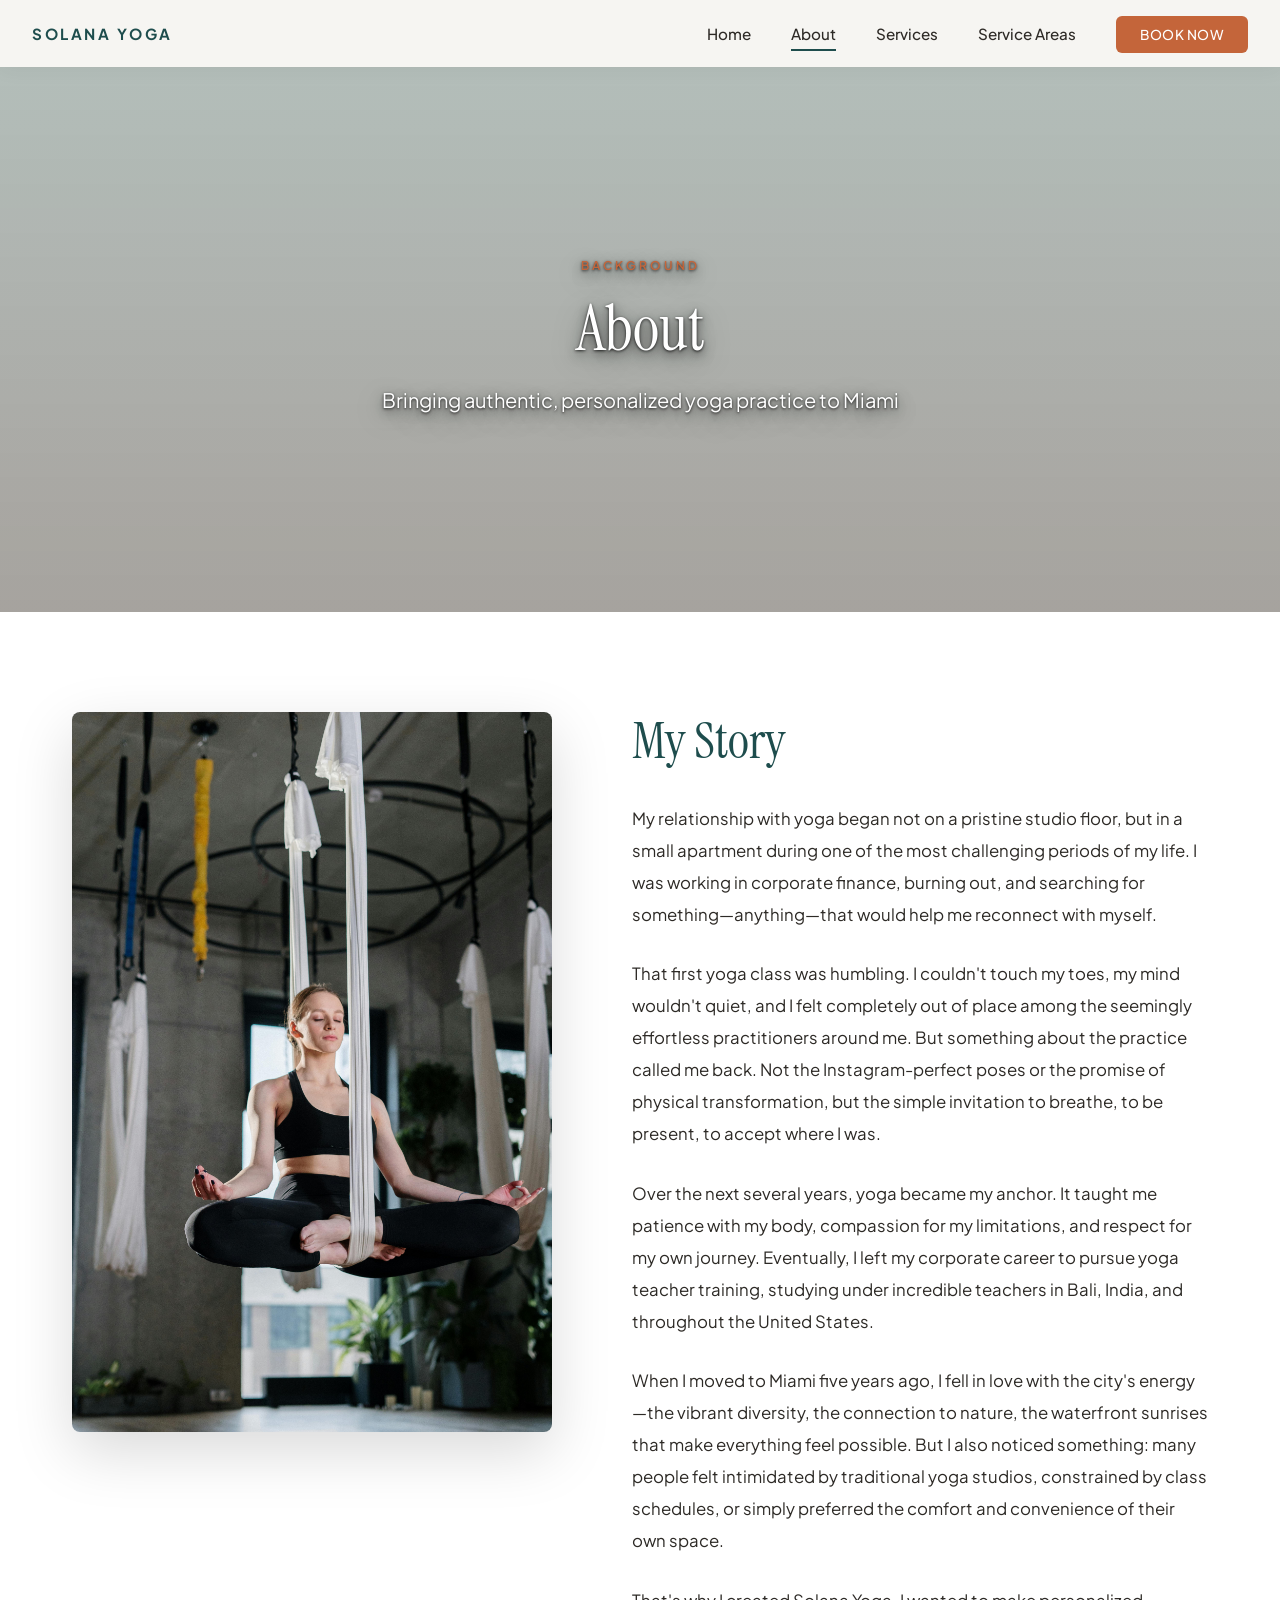
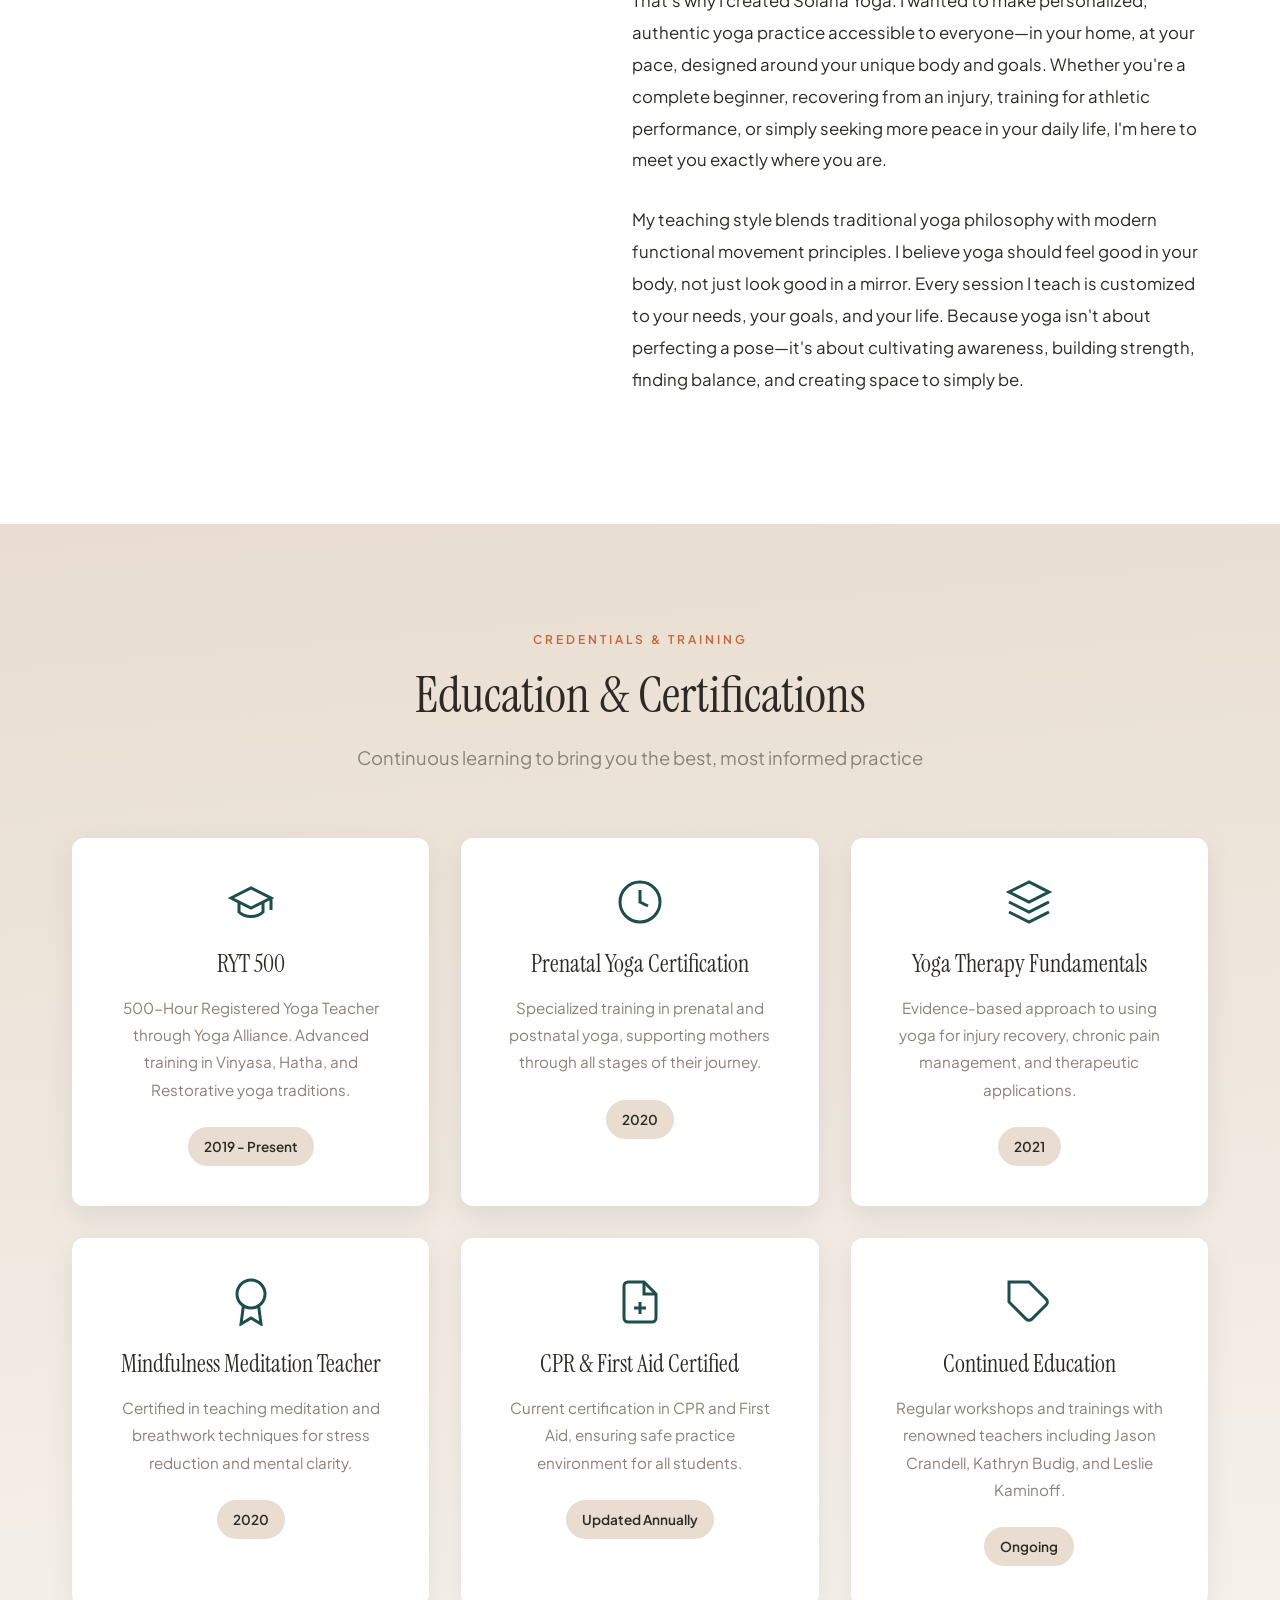
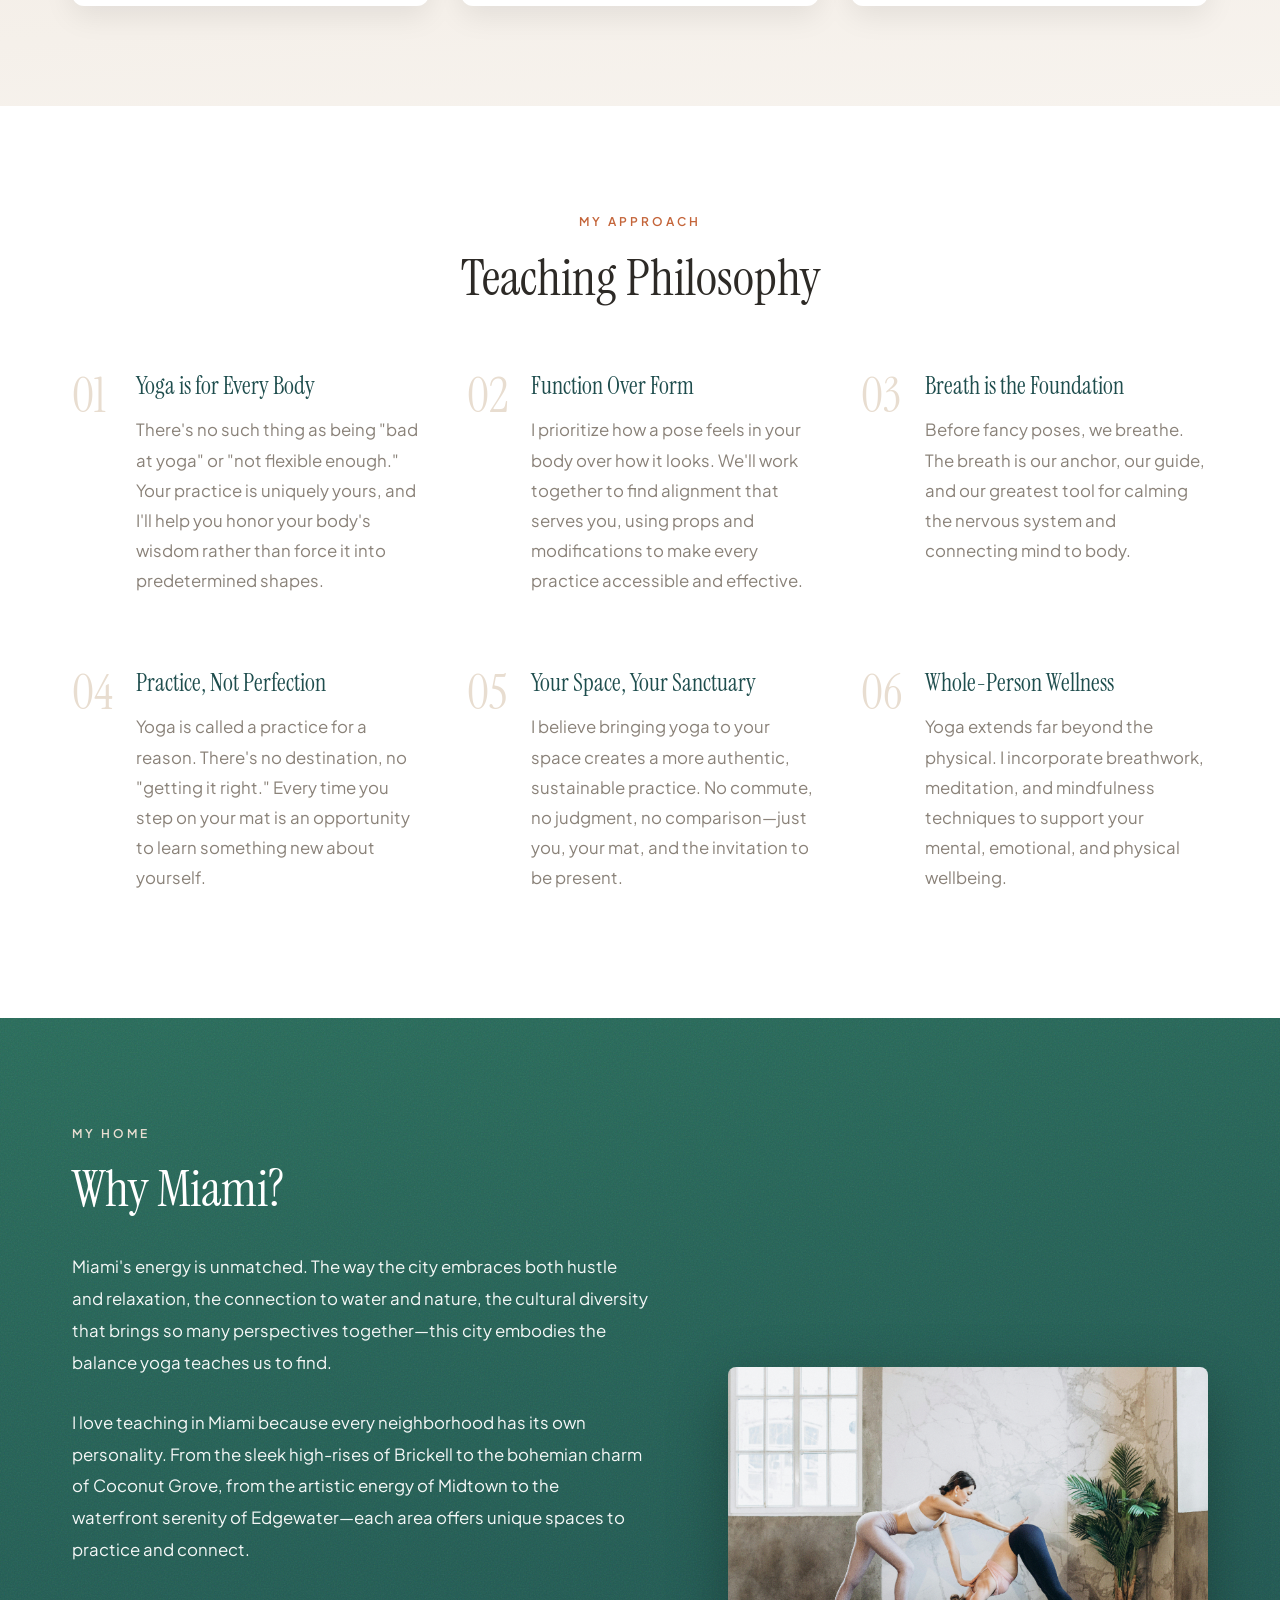
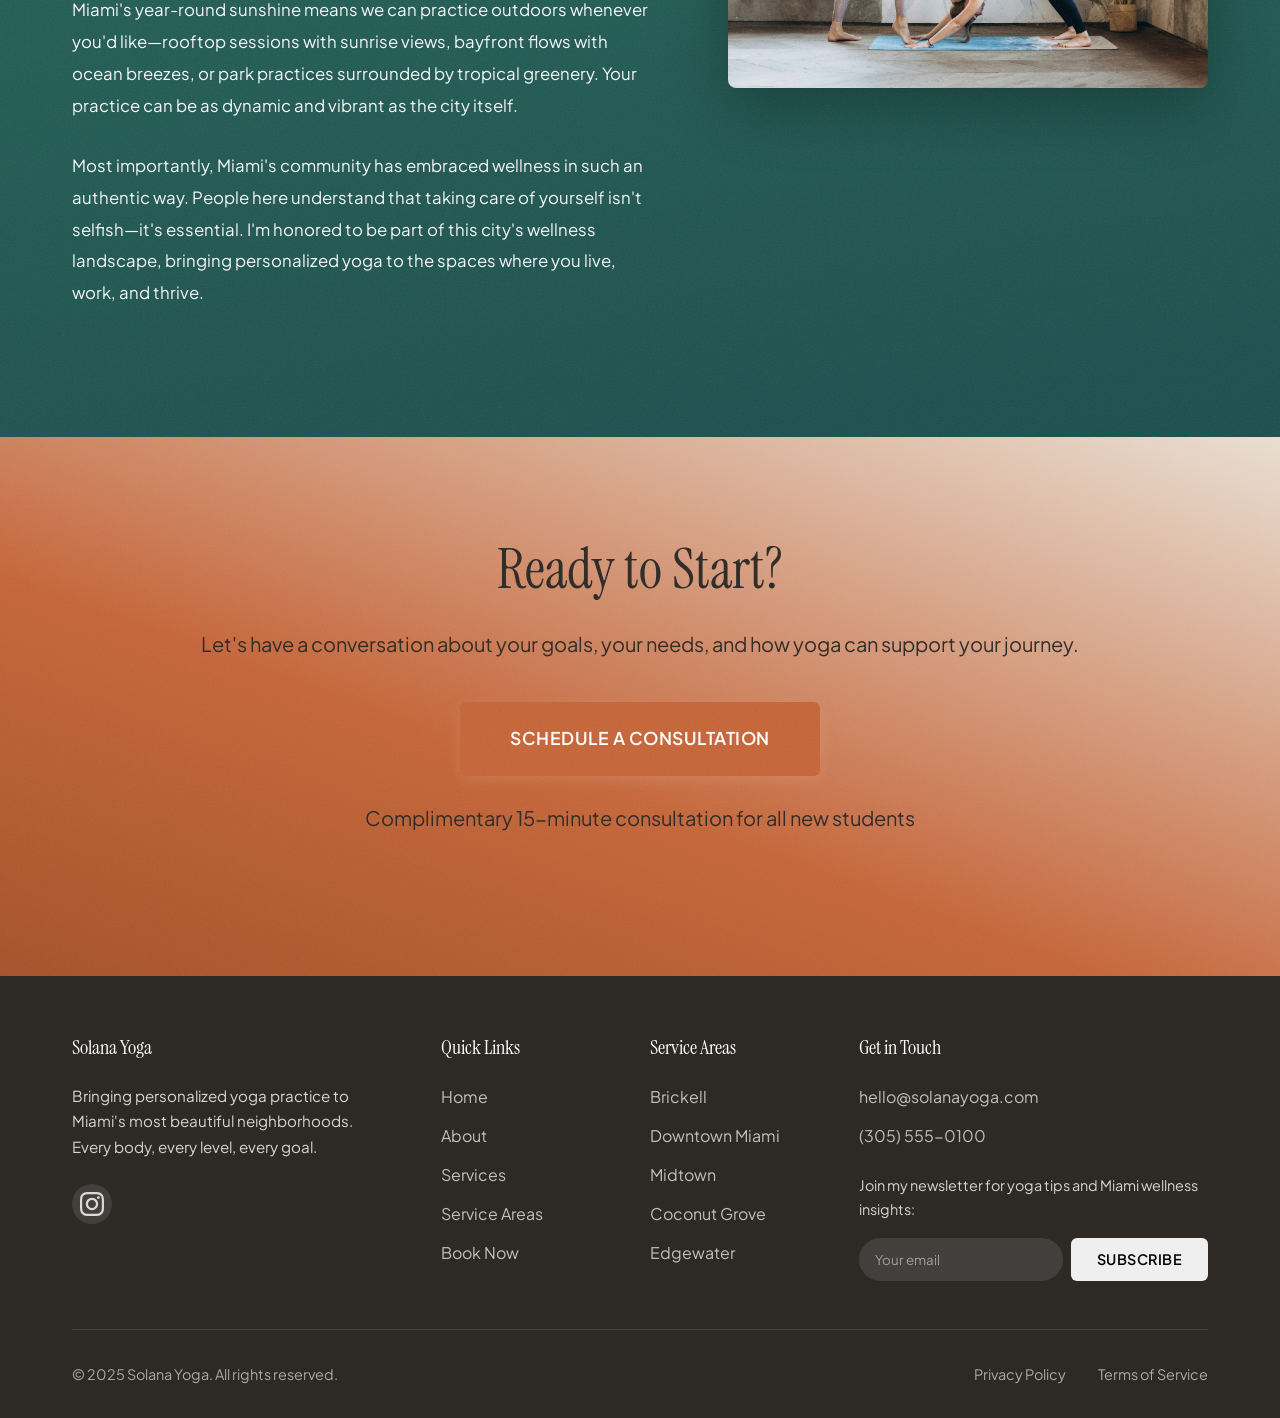
<file: about.html>
<!DOCTYPE html>
<html lang="en">
<head>
    <meta charset="UTF-8">
    <meta name="viewport" content="width=device-width, initial-scale=1.0">
    <meta name="description" content="Learn about Solana Yoga, your certified Miami yoga studio. Discover our journey, credentials, and unique teaching philosophy for personalized yoga practice.">
    <title>About | Solana Yoga | Certified Yoga Instruction in Miami</title>

    <!-- Fonts -->
    <link rel="preconnect" href="https://fonts.googleapis.com">
    <link rel="preconnect" href="https://fonts.gstatic.com" crossorigin>
    <link href="https://fonts.googleapis.com/css2?family=Instrument+Serif:ital@0;1&family=Plus+Jakarta+Sans:ital,wght@0,300;0,400;0,500;0,600;0,700;1,400&display=swap" rel="stylesheet">

    <!-- Styles -->
    <link rel="stylesheet" href="css/styles.css">
    <link rel="stylesheet" href="css/about.css">

    <!-- Favicon -->
    <link rel="icon" type="image/svg+xml" href="data:image/svg+xml,<svg xmlns=%22http://www.w3.org/2000/svg%22 viewBox=%220 0 100 100%22><text y=%22.9em%22 font-size=%2290%22>🧘</text></svg>">
</head>
<body>
    <!-- Navigation -->
    <nav id="navbar">
        <div class="nav-container">
            <a href="index.html" class="logo">Solana Yoga</a>
            <button class="mobile-menu-toggle" aria-label="Toggle menu">
                <span></span>
                <span></span>
                <span></span>
            </button>
            <ul class="nav-menu">
                <li><a href="index.html">Home</a></li>
                <li><a href="about.html" class="active">About</a></li>
                <li><a href="services.html">Services</a></li>
                <li><a href="service-areas.html">Service Areas</a></li>
                <li><a href="contact.html" class="nav-cta">Book Now</a></li>
            </ul>
        </div>
    </nav>

    <!-- Page Hero -->
    <section class="page-hero">
        <div class="page-hero-content">
            <span class="section-label">Background</span>
            <h1>About</h1>
            <p>Bringing authentic, personalized yoga practice to Miami</p>
        </div>
    </section>

    <!-- Our Story -->
    <section class="story-section">
        <div class="container">
            <div class="story-grid">
                <div class="story-image">
                    <img src="images/pexels-cottonbro-4324101.jpg" alt="Solana Yoga instructor practicing yoga">
                </div>
                <div class="story-content">
                    <h2>My Story</h2>
                    <p>My relationship with yoga began not on a pristine studio floor, but in a small apartment during one of the most challenging periods of my life. I was working in corporate finance, burning out, and searching for something—anything—that would help me reconnect with myself.</p>

                    <p>That first yoga class was humbling. I couldn't touch my toes, my mind wouldn't quiet, and I felt completely out of place among the seemingly effortless practitioners around me. But something about the practice called me back. Not the Instagram-perfect poses or the promise of physical transformation, but the simple invitation to breathe, to be present, to accept where I was.</p>

                    <p>Over the next several years, yoga became my anchor. It taught me patience with my body, compassion for my limitations, and respect for my own journey. Eventually, I left my corporate career to pursue yoga teacher training, studying under incredible teachers in Bali, India, and throughout the United States.</p>

                    <p>When I moved to Miami five years ago, I fell in love with the city's energy—the vibrant diversity, the connection to nature, the waterfront sunrises that make everything feel possible. But I also noticed something: many people felt intimidated by traditional yoga studios, constrained by class schedules, or simply preferred the comfort and convenience of their own space.</p>

                    <p>That's why I created Solana Yoga. I wanted to make personalized, authentic yoga practice accessible to everyone—in your home, at your pace, designed around your unique body and goals. Whether you're a complete beginner, recovering from an injury, training for athletic performance, or simply seeking more peace in your daily life, I'm here to meet you exactly where you are.</p>

                    <p>My teaching style blends traditional yoga philosophy with modern functional movement principles. I believe yoga should feel good in your body, not just look good in a mirror. Every session I teach is customized to your needs, your goals, and your life. Because yoga isn't about perfecting a pose—it's about cultivating awareness, building strength, finding balance, and creating space to simply be.</p>
                </div>
            </div>
        </div>
    </section>

    <!-- Credentials -->
    <section class="credentials-section">
        <div class="container">
            <div class="section-header">
                <span class="section-label">Credentials & Training</span>
                <h2>Education & Certifications</h2>
                <p>Continuous learning to bring you the best, most informed practice</p>
            </div>
            <div class="credentials-grid">
                <div class="credential-card">
                    <div class="credential-icon">
                        <svg width="48" height="48" viewBox="0 0 24 24" fill="none" stroke="currentColor" stroke-width="1.5">
                            <path d="M22 10v6M2 10l10-5 10 5-10 5z"></path>
                            <path d="M6 12v5c3 3 9 3 12 0v-5"></path>
                        </svg>
                    </div>
                    <h3>RYT 500</h3>
                    <p>500-Hour Registered Yoga Teacher through Yoga Alliance. Advanced training in Vinyasa, Hatha, and Restorative yoga traditions.</p>
                    <span class="credential-year">2019 - Present</span>
                </div>

                <div class="credential-card">
                    <div class="credential-icon">
                        <svg width="48" height="48" viewBox="0 0 24 24" fill="none" stroke="currentColor" stroke-width="1.5">
                            <circle cx="12" cy="12" r="10"></circle>
                            <path d="M12 6v6l4 2"></path>
                        </svg>
                    </div>
                    <h3>Prenatal Yoga Certification</h3>
                    <p>Specialized training in prenatal and postnatal yoga, supporting mothers through all stages of their journey.</p>
                    <span class="credential-year">2020</span>
                </div>

                <div class="credential-card">
                    <div class="credential-icon">
                        <svg width="48" height="48" viewBox="0 0 24 24" fill="none" stroke="currentColor" stroke-width="1.5">
                            <path d="M12 2L2 7l10 5 10-5-10-5z"></path>
                            <path d="M2 17l10 5 10-5M2 12l10 5 10-5"></path>
                        </svg>
                    </div>
                    <h3>Yoga Therapy Fundamentals</h3>
                    <p>Evidence-based approach to using yoga for injury recovery, chronic pain management, and therapeutic applications.</p>
                    <span class="credential-year">2021</span>
                </div>

                <div class="credential-card">
                    <div class="credential-icon">
                        <svg width="48" height="48" viewBox="0 0 24 24" fill="none" stroke="currentColor" stroke-width="1.5">
                            <circle cx="12" cy="8" r="7"></circle>
                            <polyline points="8.21 13.89 7 23 12 20 17 23 15.79 13.88"></polyline>
                        </svg>
                    </div>
                    <h3>Mindfulness Meditation Teacher</h3>
                    <p>Certified in teaching meditation and breathwork techniques for stress reduction and mental clarity.</p>
                    <span class="credential-year">2020</span>
                </div>

                <div class="credential-card">
                    <div class="credential-icon">
                        <svg width="48" height="48" viewBox="0 0 24 24" fill="none" stroke="currentColor" stroke-width="1.5">
                            <path d="M14 2H6a2 2 0 0 0-2 2v16a2 2 0 0 0 2 2h12a2 2 0 0 0 2-2V8z"></path>
                            <polyline points="14 2 14 8 20 8"></polyline>
                            <line x1="12" y1="18" x2="12" y2="12"></line>
                            <line x1="9" y1="15" x2="15" y2="15"></line>
                        </svg>
                    </div>
                    <h3>CPR & First Aid Certified</h3>
                    <p>Current certification in CPR and First Aid, ensuring safe practice environment for all students.</p>
                    <span class="credential-year">Updated Annually</span>
                </div>

                <div class="credential-card">
                    <div class="credential-icon">
                        <svg width="48" height="48" viewBox="0 0 24 24" fill="none" stroke="currentColor" stroke-width="1.5">
                            <path d="M20.59 13.41l-7.17 7.17a2 2 0 0 1-2.83 0L2 12V2h10l8.59 8.59a2 2 0 0 1 0 2.82z"></path>
                            <line x1="7" y1="7" x2="7.01" y2="7"></line>
                        </svg>
                    </div>
                    <h3>Continued Education</h3>
                    <p>Regular workshops and trainings with renowned teachers including Jason Crandell, Kathryn Budig, and Leslie Kaminoff.</p>
                    <span class="credential-year">Ongoing</span>
                </div>
            </div>
        </div>
    </section>

    <!-- Teaching Philosophy -->
    <section class="philosophy-section">
        <div class="container">
            <div class="philosophy-content">
                <span class="section-label">My Approach</span>
                <h2>Teaching Philosophy</h2>
                <div class="philosophy-grid">
                    <div class="philosophy-item">
                        <div class="philosophy-number">01</div>
                        <h3>Yoga is for Every Body</h3>
                        <p>There's no such thing as being "bad at yoga" or "not flexible enough." Your practice is uniquely yours, and I'll help you honor your body's wisdom rather than force it into predetermined shapes.</p>
                    </div>

                    <div class="philosophy-item">
                        <div class="philosophy-number">02</div>
                        <h3>Function Over Form</h3>
                        <p>I prioritize how a pose feels in your body over how it looks. We'll work together to find alignment that serves you, using props and modifications to make every practice accessible and effective.</p>
                    </div>

                    <div class="philosophy-item">
                        <div class="philosophy-number">03</div>
                        <h3>Breath is the Foundation</h3>
                        <p>Before fancy poses, we breathe. The breath is our anchor, our guide, and our greatest tool for calming the nervous system and connecting mind to body.</p>
                    </div>

                    <div class="philosophy-item">
                        <div class="philosophy-number">04</div>
                        <h3>Practice, Not Perfection</h3>
                        <p>Yoga is called a practice for a reason. There's no destination, no "getting it right." Every time you step on your mat is an opportunity to learn something new about yourself.</p>
                    </div>

                    <div class="philosophy-item">
                        <div class="philosophy-number">05</div>
                        <h3>Your Space, Your Sanctuary</h3>
                        <p>I believe bringing yoga to your space creates a more authentic, sustainable practice. No commute, no judgment, no comparison—just you, your mat, and the invitation to be present.</p>
                    </div>

                    <div class="philosophy-item">
                        <div class="philosophy-number">06</div>
                        <h3>Whole-Person Wellness</h3>
                        <p>Yoga extends far beyond the physical. I incorporate breathwork, meditation, and mindfulness techniques to support your mental, emotional, and physical wellbeing.</p>
                    </div>
                </div>
            </div>
        </div>
    </section>

    <!-- Why Miami -->
    <section class="why-miami-section">
        <div class="container">
            <div class="why-miami-grid">
                <div class="why-miami-text">
                    <span class="section-label">My Home</span>
                    <h2>Why Miami?</h2>
                    <p>Miami's energy is unmatched. The way the city embraces both hustle and relaxation, the connection to water and nature, the cultural diversity that brings so many perspectives together—this city embodies the balance yoga teaches us to find.</p>

                    <p>I love teaching in Miami because every neighborhood has its own personality. From the sleek high-rises of Brickell to the bohemian charm of Coconut Grove, from the artistic energy of Midtown to the waterfront serenity of Edgewater—each area offers unique spaces to practice and connect.</p>

                    <p>Miami's year-round sunshine means we can practice outdoors whenever you'd like—rooftop sessions with sunrise views, bayfront flows with ocean breezes, or park practices surrounded by tropical greenery. Your practice can be as dynamic and vibrant as the city itself.</p>

                    <p>Most importantly, Miami's community has embraced wellness in such an authentic way. People here understand that taking care of yourself isn't selfish—it's essential. I'm honored to be part of this city's wellness landscape, bringing personalized yoga to the spaces where you live, work, and thrive.</p>
                </div>
                <div class="why-miami-image">
                    <img src="images/pexels-elly-fairytale-3822688.jpg" alt="Yoga practice in Miami">
                </div>
            </div>
        </div>
    </section>

    <!-- CTA Section -->
    <section class="about-cta">
        <div class="container">
            <div class="cta-content">
                <h2>Ready to Start?</h2>
                <p>Let's have a conversation about your goals, your needs, and how yoga can support your journey.</p>
                <a href="contact.html" class="btn btn-primary btn-large">Schedule a Consultation</a>
                <p class="cta-note">Complimentary 15-minute consultation for all new students</p>
            </div>
        </div>
    </section>

    <!-- Footer -->
    <footer class="footer">
        <div class="container">
            <div class="footer-grid">
                <div class="footer-column">
                    <h3>Solana Yoga</h3>
                    <p>Bringing personalized yoga practice to Miami's most beautiful neighborhoods. Every body, every level, every goal.</p>
                    <div class="social-links">
                        <a href="https://www.instagram.com/solanayoga" target="_blank" aria-label="Instagram">
                            <svg width="24" height="24" viewBox="0 0 24 24" fill="currentColor">
                                <path d="M12 2.163c3.204 0 3.584.012 4.85.07 3.252.148 4.771 1.691 4.919 4.919.058 1.265.069 1.645.069 4.849 0 3.205-.012 3.584-.069 4.849-.149 3.225-1.664 4.771-4.919 4.919-1.266.058-1.644.07-4.85.07-3.204 0-3.584-.012-4.849-.07-3.26-.149-4.771-1.699-4.919-4.92-.058-1.265-.07-1.644-.07-4.849 0-3.204.013-3.583.07-4.849.149-3.227 1.664-4.771 4.919-4.919 1.266-.057 1.645-.069 4.849-.069zm0-2.163c-3.259 0-3.667.014-4.947.072-4.358.2-6.78 2.618-6.98 6.98-.059 1.281-.073 1.689-.073 4.948 0 3.259.014 3.668.072 4.948.2 4.358 2.618 6.78 6.98 6.98 1.281.058 1.689.072 4.948.072 3.259 0 3.668-.014 4.948-.072 4.354-.2 6.782-2.618 6.979-6.98.059-1.28.073-1.689.073-4.948 0-3.259-.014-3.667-.072-4.947-.196-4.354-2.617-6.78-6.979-6.98-1.281-.059-1.69-.073-4.949-.073zm0 5.838c-3.403 0-6.162 2.759-6.162 6.162s2.759 6.163 6.162 6.163 6.162-2.759 6.162-6.163c0-3.403-2.759-6.162-6.162-6.162zm0 10.162c-2.209 0-4-1.79-4-4 0-2.209 1.791-4 4-4s4 1.791 4 4c0 2.21-1.791 4-4 4zm6.406-11.845c-.796 0-1.441.645-1.441 1.44s.645 1.44 1.441 1.44c.795 0 1.439-.645 1.439-1.44s-.644-1.44-1.439-1.44z"/>
                            </svg>
                        </a>
                    </div>
                </div>

                <div class="footer-column">
                    <h4>Quick Links</h4>
                    <ul>
                        <li><a href="index.html">Home</a></li>
                        <li><a href="about.html">About</a></li>
                        <li><a href="services.html">Services</a></li>
                        <li><a href="service-areas.html">Service Areas</a></li>
                        <li><a href="contact.html">Book Now</a></li>
                    </ul>
                </div>

                <div class="footer-column">
                    <h4>Service Areas</h4>
                    <ul>
                        <li><a href="service-areas.html#brickell">Brickell</a></li>
                        <li><a href="service-areas.html#downtown">Downtown Miami</a></li>
                        <li><a href="service-areas.html#midtown">Midtown</a></li>
                        <li><a href="service-areas.html#coconut-grove">Coconut Grove</a></li>
                        <li><a href="service-areas.html#edgewater">Edgewater</a></li>
                    </ul>
                </div>

                <div class="footer-column">
                    <h4>Get in Touch</h4>
                    <ul>
                        <li><a href="mailto:hello@solanayoga.com">hello@solanayoga.com</a></li>
                        <li><a href="tel:+13055550100">(305) 555-0100</a></li>
                    </ul>
                    <div class="newsletter-signup">
                        <p>Join my newsletter for yoga tips and Miami wellness insights:</p>
                        <form class="newsletter-form">
                            <input type="email" placeholder="Your email" required>
                            <button type="submit" class="btn btn-small">Subscribe</button>
                        </form>
                    </div>
                </div>
            </div>

            <div class="footer-bottom">
                <p>&copy; 2025 Solana Yoga. All rights reserved.</p>
                <div class="footer-links">
                    <a href="#privacy">Privacy Policy</a>
                    <a href="#terms">Terms of Service</a>
                </div>
            </div>
        </div>
    </footer>

    <!-- Back to Top Button -->
    <button id="backToTop" class="back-to-top" aria-label="Back to top">
        <svg width="24" height="24" viewBox="0 0 24 24" fill="none" stroke="currentColor" stroke-width="2">
            <polyline points="18 15 12 9 6 15"></polyline>
        </svg>
    </button>

    <!-- Scripts -->
    <script src="js/main.js"></script>
</body>
</html>
</file>
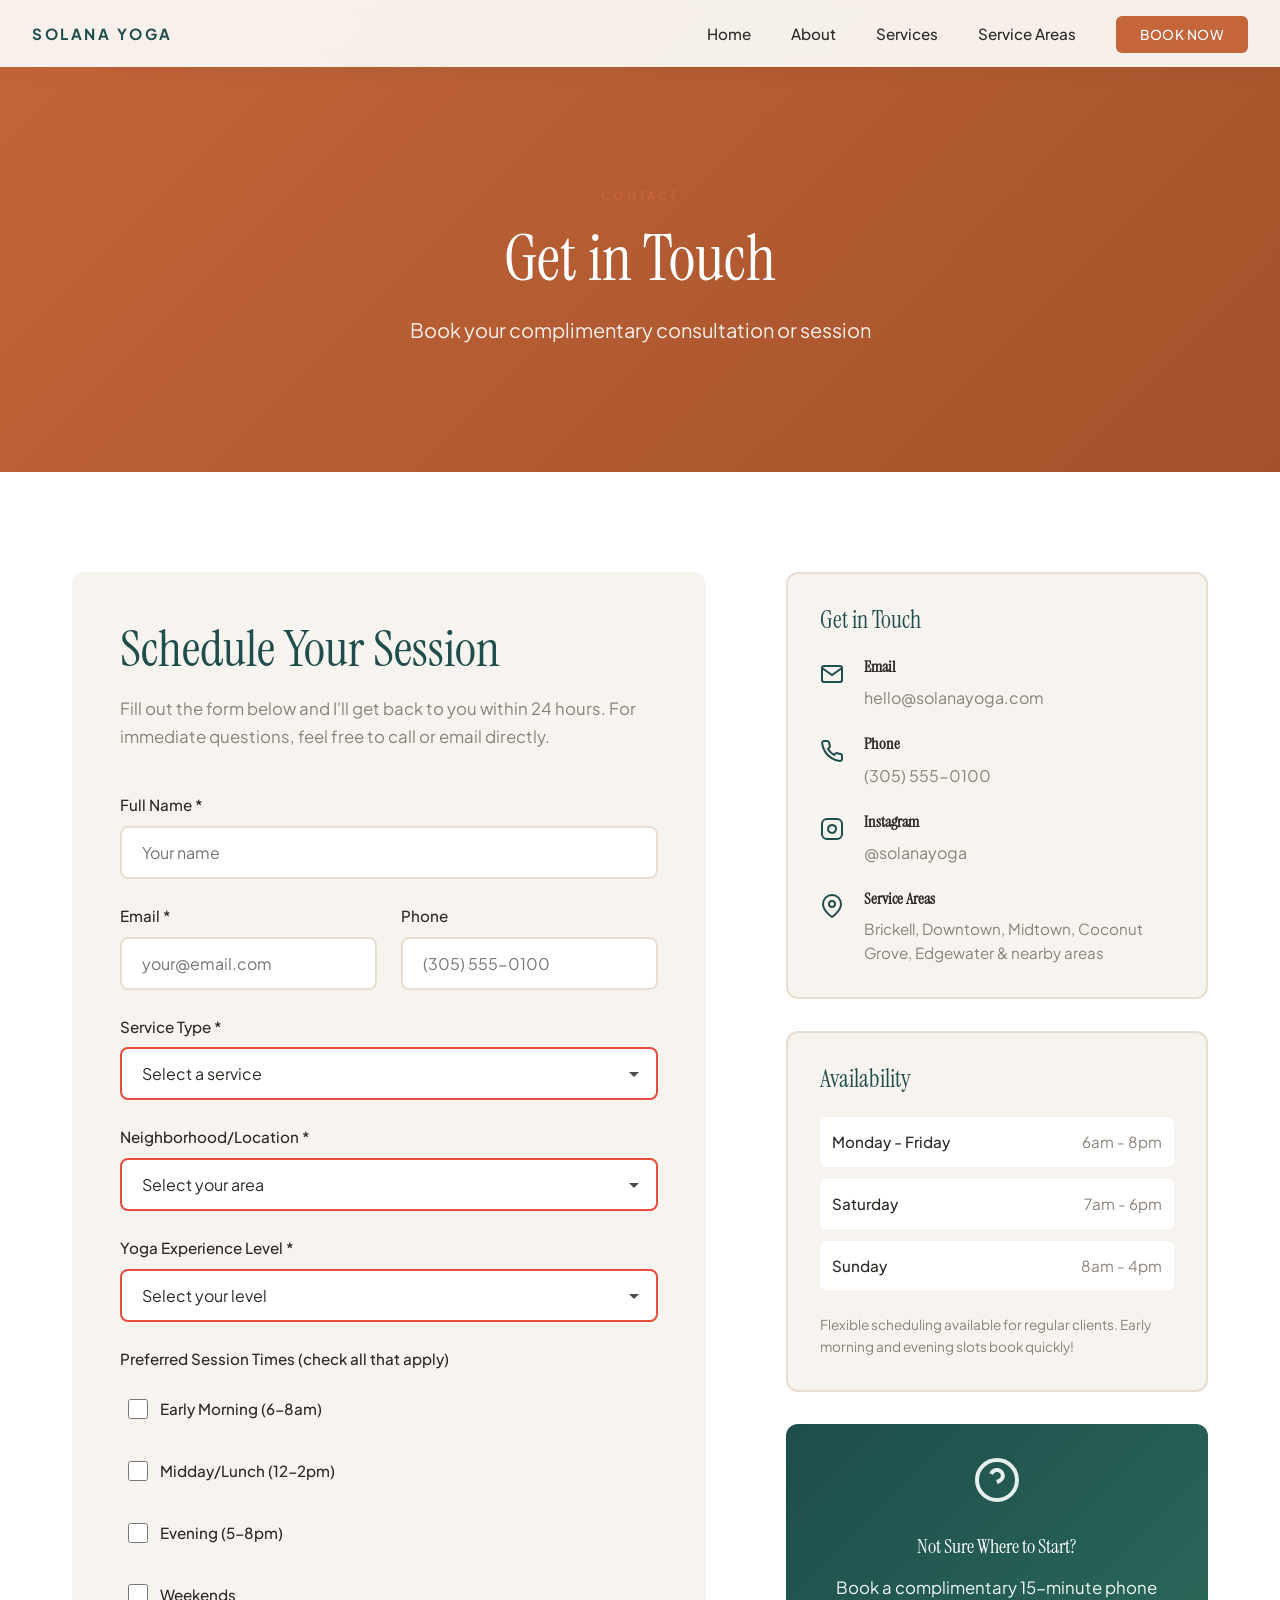
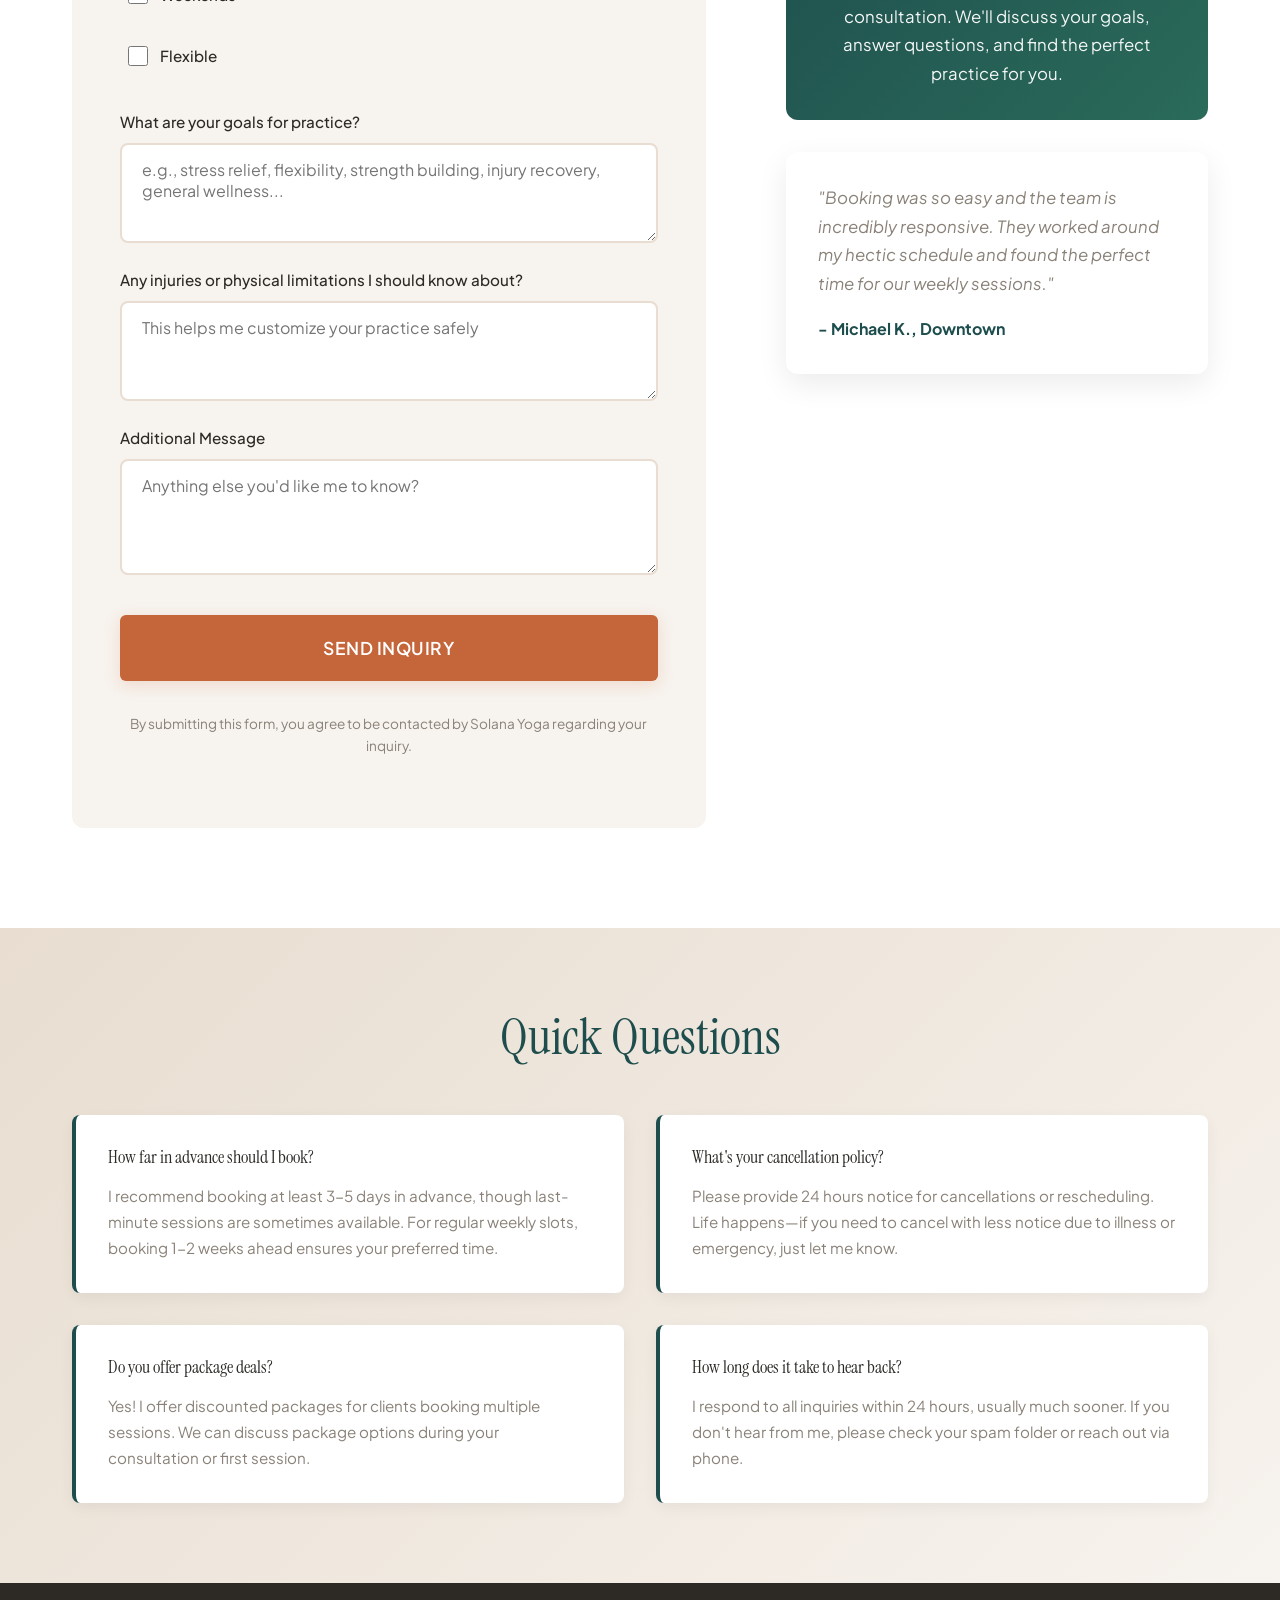
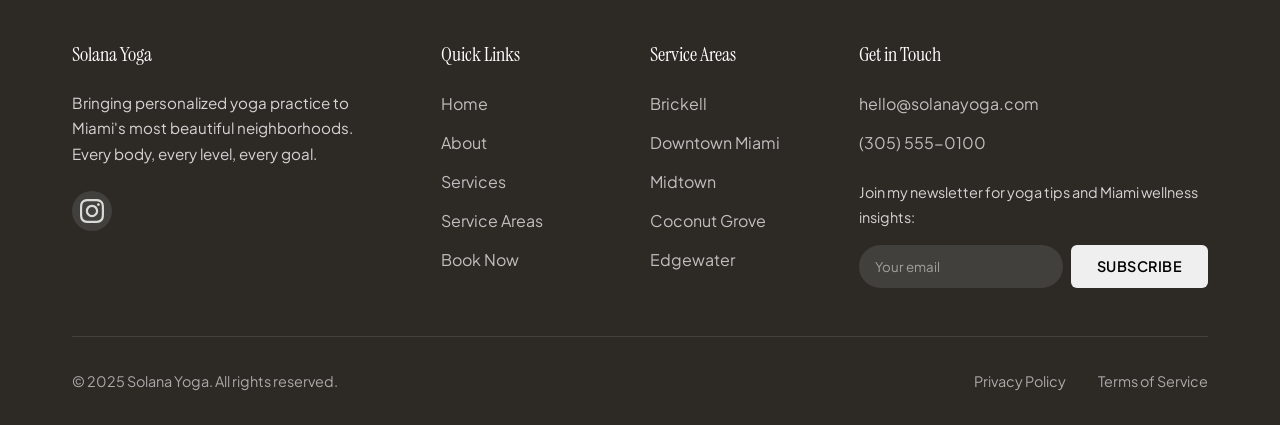
<file: contact.html>
<!DOCTYPE html>
<html lang="en">
<head>
    <meta charset="UTF-8">
    <meta name="viewport" content="width=device-width, initial-scale=1.0">
    <meta name="description" content="Book your personalized yoga session with Solana Yoga in Miami. Contact for private sessions, group classes, or corporate wellness programs.">
    <title>Book Now | Solana Yoga | Miami Yoga Instruction</title>

    <!-- Fonts -->
    <link rel="preconnect" href="https://fonts.googleapis.com">
    <link rel="preconnect" href="https://fonts.gstatic.com" crossorigin>
    <link href="https://fonts.googleapis.com/css2?family=Instrument+Serif:ital@0;1&family=Plus+Jakarta+Sans:ital,wght@0,300;0,400;0,500;0,600;0,700;1,400&display=swap" rel="stylesheet">

    <!-- Styles -->
    <link rel="stylesheet" href="css/styles.css">
    <link rel="stylesheet" href="css/contact.css">

    <!-- Favicon -->
    <link rel="icon" type="image/svg+xml" href="data:image/svg+xml,<svg xmlns=%22http://www.w3.org/2000/svg%22 viewBox=%220 0 100 100%22><text y=%22.9em%22 font-size=%2290%22>🧘</text></svg>">
</head>
<body>
    <!-- Navigation -->
    <nav id="navbar">
        <div class="nav-container">
            <a href="index.html" class="logo">Solana Yoga</a>
            <button class="mobile-menu-toggle" aria-label="Toggle menu">
                <span></span>
                <span></span>
                <span></span>
            </button>
            <ul class="nav-menu">
                <li><a href="index.html">Home</a></li>
                <li><a href="about.html">About</a></li>
                <li><a href="services.html">Services</a></li>
                <li><a href="service-areas.html">Service Areas</a></li>
                <li><a href="contact.html" class="nav-cta active">Book Now</a></li>
            </ul>
        </div>
    </nav>

    <!-- Page Hero -->
    <section class="page-hero">
        <div class="page-hero-content">
            <span class="section-label">Contact</span>
            <h1>Get in Touch</h1>
            <p>Book your complimentary consultation or session</p>
        </div>
    </section>

    <!-- Contact Section -->
    <section class="contact-section">
        <div class="container">
            <div class="contact-grid">
                <!-- Contact Form -->
                <div class="contact-form-container">
                    <h2>Schedule Your Session</h2>
                    <p class="form-intro">Fill out the form below and I'll get back to you within 24 hours. For immediate questions, feel free to call or email directly.</p>

                    <form id="contactForm" class="contact-form">
                        <!-- Name -->
                        <div class="form-group">
                            <label for="name">Full Name *</label>
                            <input type="text" id="name" name="name" required placeholder="Your name">
                        </div>

                        <!-- Email & Phone -->
                        <div class="form-row">
                            <div class="form-group">
                                <label for="email">Email *</label>
                                <input type="email" id="email" name="email" required placeholder="your@email.com">
                            </div>
                            <div class="form-group">
                                <label for="phone">Phone</label>
                                <input type="tel" id="phone" name="phone" placeholder="(305) 555-0100">
                            </div>
                        </div>

                        <!-- Service Type -->
                        <div class="form-group">
                            <label for="service">Service Type *</label>
                            <select id="service" name="service" required>
                                <option value="">Select a service</option>
                                <option value="private">Private Session (1-on-1)</option>
                                <option value="group">Small Group Class (2-4 people)</option>
                                <option value="corporate">Corporate Wellness Program</option>
                                <option value="prenatal">Prenatal/Postnatal Yoga</option>
                                <option value="restorative">Restorative/Therapeutic Yoga</option>
                                <option value="outdoor">Outdoor/Beach Session</option>
                                <option value="consultation">Complimentary Consultation</option>
                            </select>
                        </div>

                        <!-- Location -->
                        <div class="form-group">
                            <label for="location">Neighborhood/Location *</label>
                            <select id="location" name="location" required>
                                <option value="">Select your area</option>
                                <option value="brickell">Brickell</option>
                                <option value="downtown">Downtown Miami</option>
                                <option value="midtown">Midtown</option>
                                <option value="coconut-grove">Coconut Grove</option>
                                <option value="edgewater">Edgewater</option>
                                <option value="other">Other (please specify in message)</option>
                            </select>
                        </div>

                        <!-- Experience Level -->
                        <div class="form-group">
                            <label for="experience">Yoga Experience Level *</label>
                            <select id="experience" name="experience" required>
                                <option value="">Select your level</option>
                                <option value="beginner">Complete Beginner</option>
                                <option value="some">Some Experience (less than 1 year)</option>
                                <option value="intermediate">Intermediate (1-3 years)</option>
                                <option value="advanced">Advanced (3+ years)</option>
                            </select>
                        </div>

                        <!-- Preferred Schedule -->
                        <div class="form-group">
                            <label>Preferred Session Times (check all that apply)</label>
                            <div class="checkbox-group">
                                <label class="checkbox-label">
                                    <input type="checkbox" name="times" value="early-morning">
                                    <span>Early Morning (6-8am)</span>
                                </label>
                                <label class="checkbox-label">
                                    <input type="checkbox" name="times" value="midday">
                                    <span>Midday/Lunch (12-2pm)</span>
                                </label>
                                <label class="checkbox-label">
                                    <input type="checkbox" name="times" value="evening">
                                    <span>Evening (5-8pm)</span>
                                </label>
                                <label class="checkbox-label">
                                    <input type="checkbox" name="times" value="weekend">
                                    <span>Weekends</span>
                                </label>
                                <label class="checkbox-label">
                                    <input type="checkbox" name="times" value="flexible">
                                    <span>Flexible</span>
                                </label>
                            </div>
                        </div>

                        <!-- Goals -->
                        <div class="form-group">
                            <label for="goals">What are your goals for practice?</label>
                            <textarea id="goals" name="goals" rows="3" placeholder="e.g., stress relief, flexibility, strength building, injury recovery, general wellness..."></textarea>
                        </div>

                        <!-- Injuries/Limitations -->
                        <div class="form-group">
                            <label for="limitations">Any injuries or physical limitations I should know about?</label>
                            <textarea id="limitations" name="limitations" rows="2" placeholder="This helps me customize your practice safely"></textarea>
                        </div>

                        <!-- Message -->
                        <div class="form-group">
                            <label for="message">Additional Message</label>
                            <textarea id="message" name="message" rows="4" placeholder="Anything else you'd like me to know?"></textarea>
                        </div>

                        <!-- Submit -->
                        <button type="submit" class="btn btn-primary btn-large">Send Inquiry</button>
                        <p class="form-note">By submitting this form, you agree to be contacted by Solana Yoga regarding your inquiry.</p>
                    </form>

                    <div id="formSuccess" class="form-success" style="display: none;">
                        <svg width="64" height="64" viewBox="0 0 24 24" fill="none" stroke="currentColor" stroke-width="2">
                            <circle cx="12" cy="12" r="10"></circle>
                            <path d="M9 12l2 2 4-4"></path>
                        </svg>
                        <h3>Thank You!</h3>
                        <p>Your message has been received. I'll respond within 24 hours to discuss your practice and schedule.</p>
                    </div>
                </div>

                <!-- Contact Info Sidebar -->
                <div class="contact-sidebar">
                    <div class="contact-info-card">
                        <h3>Get in Touch</h3>
                        <div class="contact-method">
                            <svg width="24" height="24" viewBox="0 0 24 24" fill="none" stroke="currentColor" stroke-width="2">
                                <path d="M4 4h16c1.1 0 2 .9 2 2v12c0 1.1-.9 2-2 2H4c-1.1 0-2-.9-2-2V6c0-1.1.9-2 2-2z"></path>
                                <polyline points="22,6 12,13 2,6"></polyline>
                            </svg>
                            <div>
                                <h4>Email</h4>
                                <a href="mailto:hello@solanayoga.com">hello@solanayoga.com</a>
                            </div>
                        </div>

                        <div class="contact-method">
                            <svg width="24" height="24" viewBox="0 0 24 24" fill="none" stroke="currentColor" stroke-width="2">
                                <path d="M22 16.92v3a2 2 0 0 1-2.18 2 19.79 19.79 0 0 1-8.63-3.07 19.5 19.5 0 0 1-6-6 19.79 19.79 0 0 1-3.07-8.67A2 2 0 0 1 4.11 2h3a2 2 0 0 1 2 1.72 12.84 12.84 0 0 0 .7 2.81 2 2 0 0 1-.45 2.11L8.09 9.91a16 16 0 0 0 6 6l1.27-1.27a2 2 0 0 1 2.11-.45 12.84 12.84 0 0 0 2.81.7A2 2 0 0 1 22 16.92z"></path>
                            </svg>
                            <div>
                                <h4>Phone</h4>
                                <a href="tel:+13055550100">(305) 555-0100</a>
                            </div>
                        </div>

                        <div class="contact-method">
                            <svg width="24" height="24" viewBox="0 0 24 24" fill="none" stroke="currentColor" stroke-width="2">
                                <rect x="2" y="2" width="20" height="20" rx="5" ry="5"></rect>
                                <path d="M16 11.37A4 4 0 1 1 12.63 8 4 4 0 0 1 16 11.37z"></path>
                                <line x1="17.5" y1="6.5" x2="17.51" y2="6.5"></line>
                            </svg>
                            <div>
                                <h4>Instagram</h4>
                                <a href="https://www.instagram.com/solanayoga" target="_blank">@solanayoga</a>
                            </div>
                        </div>

                        <div class="contact-method">
                            <svg width="24" height="24" viewBox="0 0 24 24" fill="none" stroke="currentColor" stroke-width="2">
                                <path d="M21 10c0 7-9 13-9 13s-9-6-9-13a9 9 0 0 1 18 0z"></path>
                                <circle cx="12" cy="10" r="3"></circle>
                            </svg>
                            <div>
                                <h4>Service Areas</h4>
                                <p>Brickell, Downtown, Midtown, Coconut Grove, Edgewater & nearby areas</p>
                            </div>
                        </div>
                    </div>

                    <div class="hours-card">
                        <h3>Availability</h3>
                        <div class="hours-list">
                            <div class="hours-item">
                                <span>Monday - Friday</span>
                                <span>6am - 8pm</span>
                            </div>
                            <div class="hours-item">
                                <span>Saturday</span>
                                <span>7am - 6pm</span>
                            </div>
                            <div class="hours-item">
                                <span>Sunday</span>
                                <span>8am - 4pm</span>
                            </div>
                        </div>
                        <p class="hours-note">Flexible scheduling available for regular clients. Early morning and evening slots book quickly!</p>
                    </div>

                    <div class="consultation-card">
                        <svg width="48" height="48" viewBox="0 0 24 24" fill="none" stroke="currentColor" stroke-width="2">
                            <circle cx="12" cy="12" r="10"></circle>
                            <path d="M9.09 9a3 3 0 0 1 5.83 1c0 2-3 3-3 3"></path>
                            <line x1="12" y1="17" x2="12.01" y2="17"></line>
                        </svg>
                        <h4>Not Sure Where to Start?</h4>
                        <p>Book a complimentary 15-minute phone consultation. We'll discuss your goals, answer questions, and find the perfect practice for you.</p>
                    </div>

                    <div class="testimonial-mini">
                        <p>"Booking was so easy and the team is incredibly responsive. They worked around my hectic schedule and found the perfect time for our weekly sessions."</p>
                        <strong>- Michael K., Downtown</strong>
                    </div>
                </div>
            </div>
        </div>
    </section>

    <!-- FAQ Quick -->
    <section class="faq-quick">
        <div class="container">
            <h2>Quick Questions</h2>
            <div class="faq-quick-grid">
                <div class="faq-quick-item">
                    <h4>How far in advance should I book?</h4>
                    <p>I recommend booking at least 3-5 days in advance, though last-minute sessions are sometimes available. For regular weekly slots, booking 1-2 weeks ahead ensures your preferred time.</p>
                </div>
                <div class="faq-quick-item">
                    <h4>What's your cancellation policy?</h4>
                    <p>Please provide 24 hours notice for cancellations or rescheduling. Life happens—if you need to cancel with less notice due to illness or emergency, just let me know.</p>
                </div>
                <div class="faq-quick-item">
                    <h4>Do you offer package deals?</h4>
                    <p>Yes! I offer discounted packages for clients booking multiple sessions. We can discuss package options during your consultation or first session.</p>
                </div>
                <div class="faq-quick-item">
                    <h4>How long does it take to hear back?</h4>
                    <p>I respond to all inquiries within 24 hours, usually much sooner. If you don't hear from me, please check your spam folder or reach out via phone.</p>
                </div>
            </div>
        </div>
    </section>

    <!-- Footer -->
    <footer class="footer">
        <div class="container">
            <div class="footer-grid">
                <div class="footer-column">
                    <h3>Solana Yoga</h3>
                    <p>Bringing personalized yoga practice to Miami's most beautiful neighborhoods. Every body, every level, every goal.</p>
                    <div class="social-links">
                        <a href="https://www.instagram.com/solanayoga" target="_blank" aria-label="Instagram">
                            <svg width="24" height="24" viewBox="0 0 24 24" fill="currentColor">
                                <path d="M12 2.163c3.204 0 3.584.012 4.85.07 3.252.148 4.771 1.691 4.919 4.919.058 1.265.069 1.645.069 4.849 0 3.205-.012 3.584-.069 4.849-.149 3.225-1.664 4.771-4.919 4.919-1.266.058-1.644.07-4.85.07-3.204 0-3.584-.012-4.849-.07-3.26-.149-4.771-1.699-4.919-4.92-.058-1.265-.07-1.644-.07-4.849 0-3.204.013-3.583.07-4.849.149-3.227 1.664-4.771 4.919-4.919 1.266-.057 1.645-.069 4.849-.069zm0-2.163c-3.259 0-3.667.014-4.947.072-4.358.2-6.78 2.618-6.98 6.98-.059 1.281-.073 1.689-.073 4.948 0 3.259.014 3.668.072 4.948.2 4.358 2.618 6.78 6.98 6.98 1.281.058 1.689.072 4.948.072 3.259 0 3.668-.014 4.948-.072 4.354-.2 6.782-2.618 6.979-6.98.059-1.28.073-1.689.073-4.948 0-3.259-.014-3.667-.072-4.947-.196-4.354-2.617-6.78-6.979-6.98-1.281-.059-1.69-.073-4.949-.073zm0 5.838c-3.403 0-6.162 2.759-6.162 6.162s2.759 6.163 6.162 6.163 6.162-2.759 6.162-6.163c0-3.403-2.759-6.162-6.162-6.162zm0 10.162c-2.209 0-4-1.79-4-4 0-2.209 1.791-4 4-4s4 1.791 4 4c0 2.21-1.791 4-4 4zm6.406-11.845c-.796 0-1.441.645-1.441 1.44s.645 1.44 1.441 1.44c.795 0 1.439-.645 1.439-1.44s-.644-1.44-1.439-1.44z"/>
                            </svg>
                        </a>
                    </div>
                </div>

                <div class="footer-column">
                    <h4>Quick Links</h4>
                    <ul>
                        <li><a href="index.html">Home</a></li>
                        <li><a href="about.html">About</a></li>
                        <li><a href="services.html">Services</a></li>
                        <li><a href="service-areas.html">Service Areas</a></li>
                        <li><a href="contact.html">Book Now</a></li>
                    </ul>
                </div>

                <div class="footer-column">
                    <h4>Service Areas</h4>
                    <ul>
                        <li><a href="service-areas.html#brickell">Brickell</a></li>
                        <li><a href="service-areas.html#downtown">Downtown Miami</a></li>
                        <li><a href="service-areas.html#midtown">Midtown</a></li>
                        <li><a href="service-areas.html#coconut-grove">Coconut Grove</a></li>
                        <li><a href="service-areas.html#edgewater">Edgewater</a></li>
                    </ul>
                </div>

                <div class="footer-column">
                    <h4>Get in Touch</h4>
                    <ul>
                        <li><a href="mailto:hello@solanayoga.com">hello@solanayoga.com</a></li>
                        <li><a href="tel:+13055550100">(305) 555-0100</a></li>
                    </ul>
                    <div class="newsletter-signup">
                        <p>Join my newsletter for yoga tips and Miami wellness insights:</p>
                        <form class="newsletter-form">
                            <input type="email" placeholder="Your email" required>
                            <button type="submit" class="btn btn-small">Subscribe</button>
                        </form>
                    </div>
                </div>
            </div>

            <div class="footer-bottom">
                <p>&copy; 2025 Solana Yoga. All rights reserved.</p>
                <div class="footer-links">
                    <a href="#privacy">Privacy Policy</a>
                    <a href="#terms">Terms of Service</a>
                </div>
            </div>
        </div>
    </footer>

    <!-- Back to Top Button -->
    <button id="backToTop" class="back-to-top" aria-label="Back to top">
        <svg width="24" height="24" viewBox="0 0 24 24" fill="none" stroke="currentColor" stroke-width="2">
            <polyline points="18 15 12 9 6 15"></polyline>
        </svg>
    </button>

    <!-- Scripts -->
    <script src="js/main.js"></script>
</body>
</html>
</file>
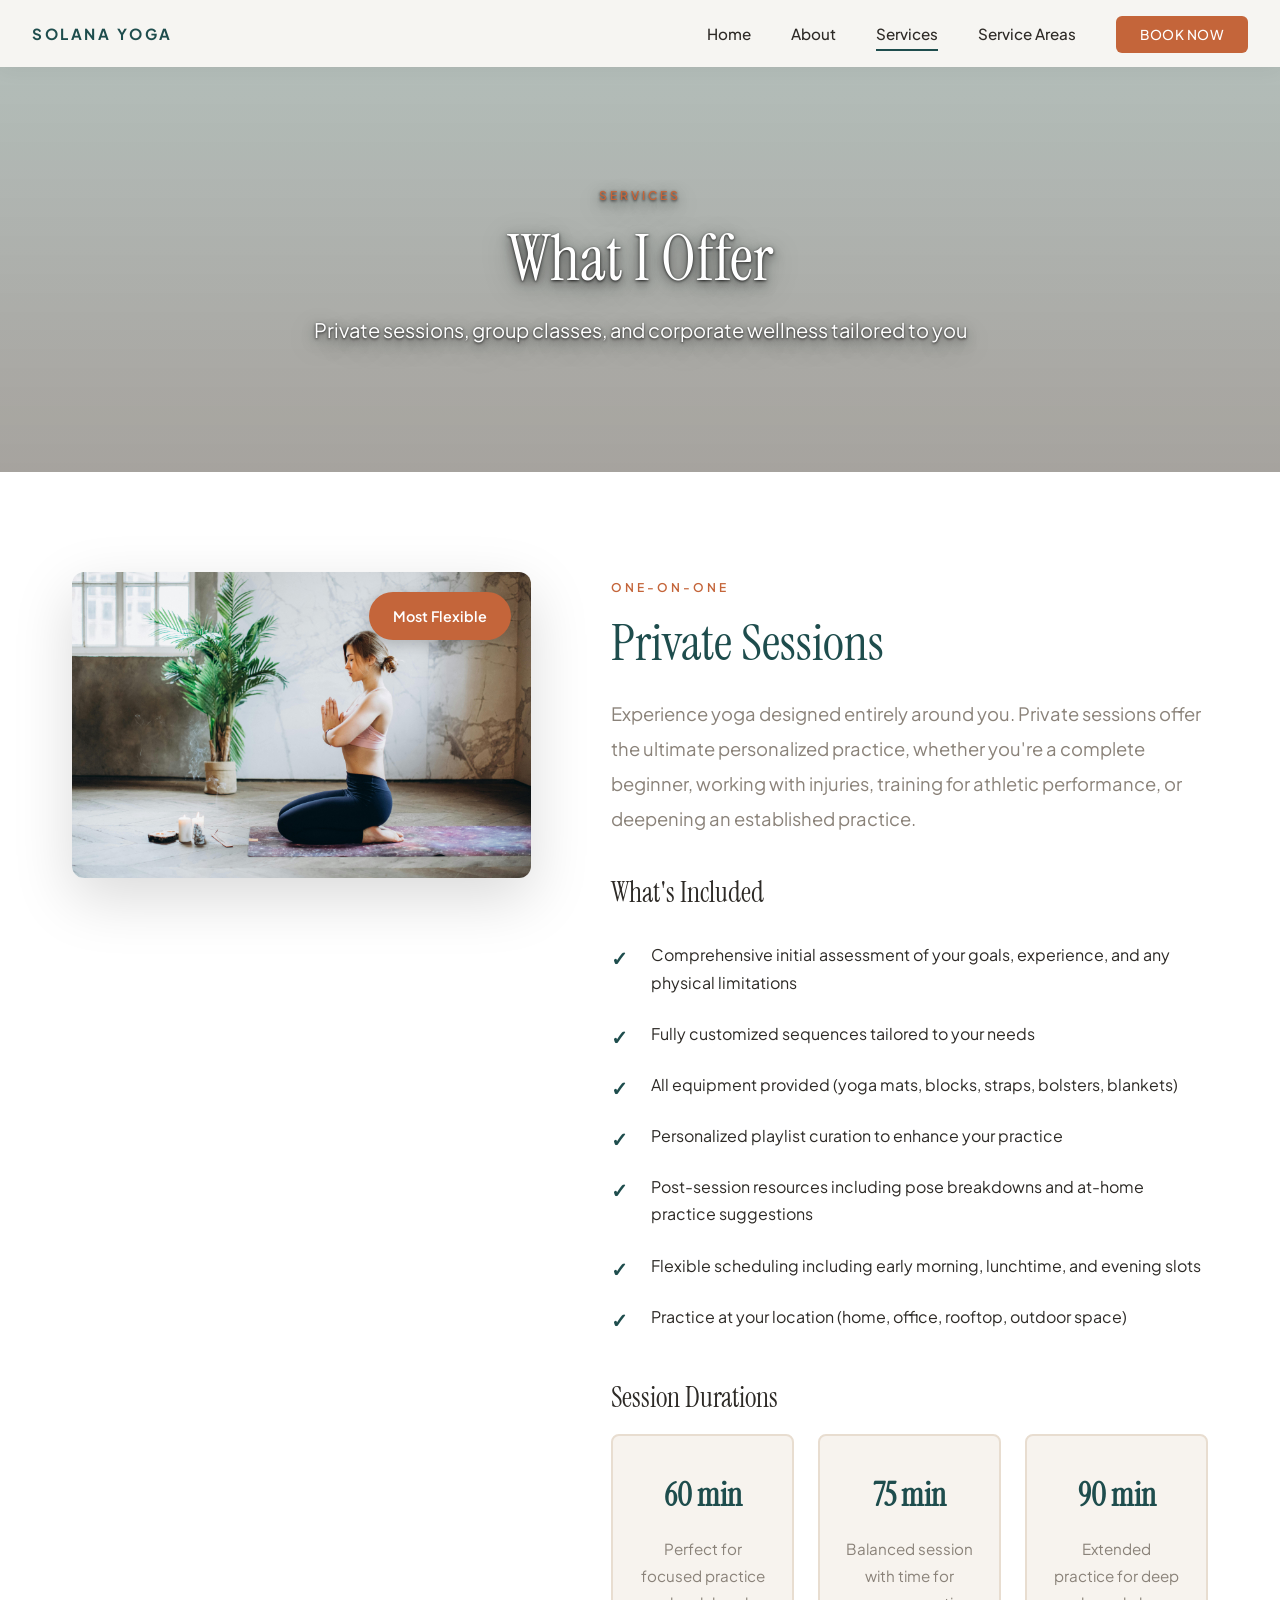
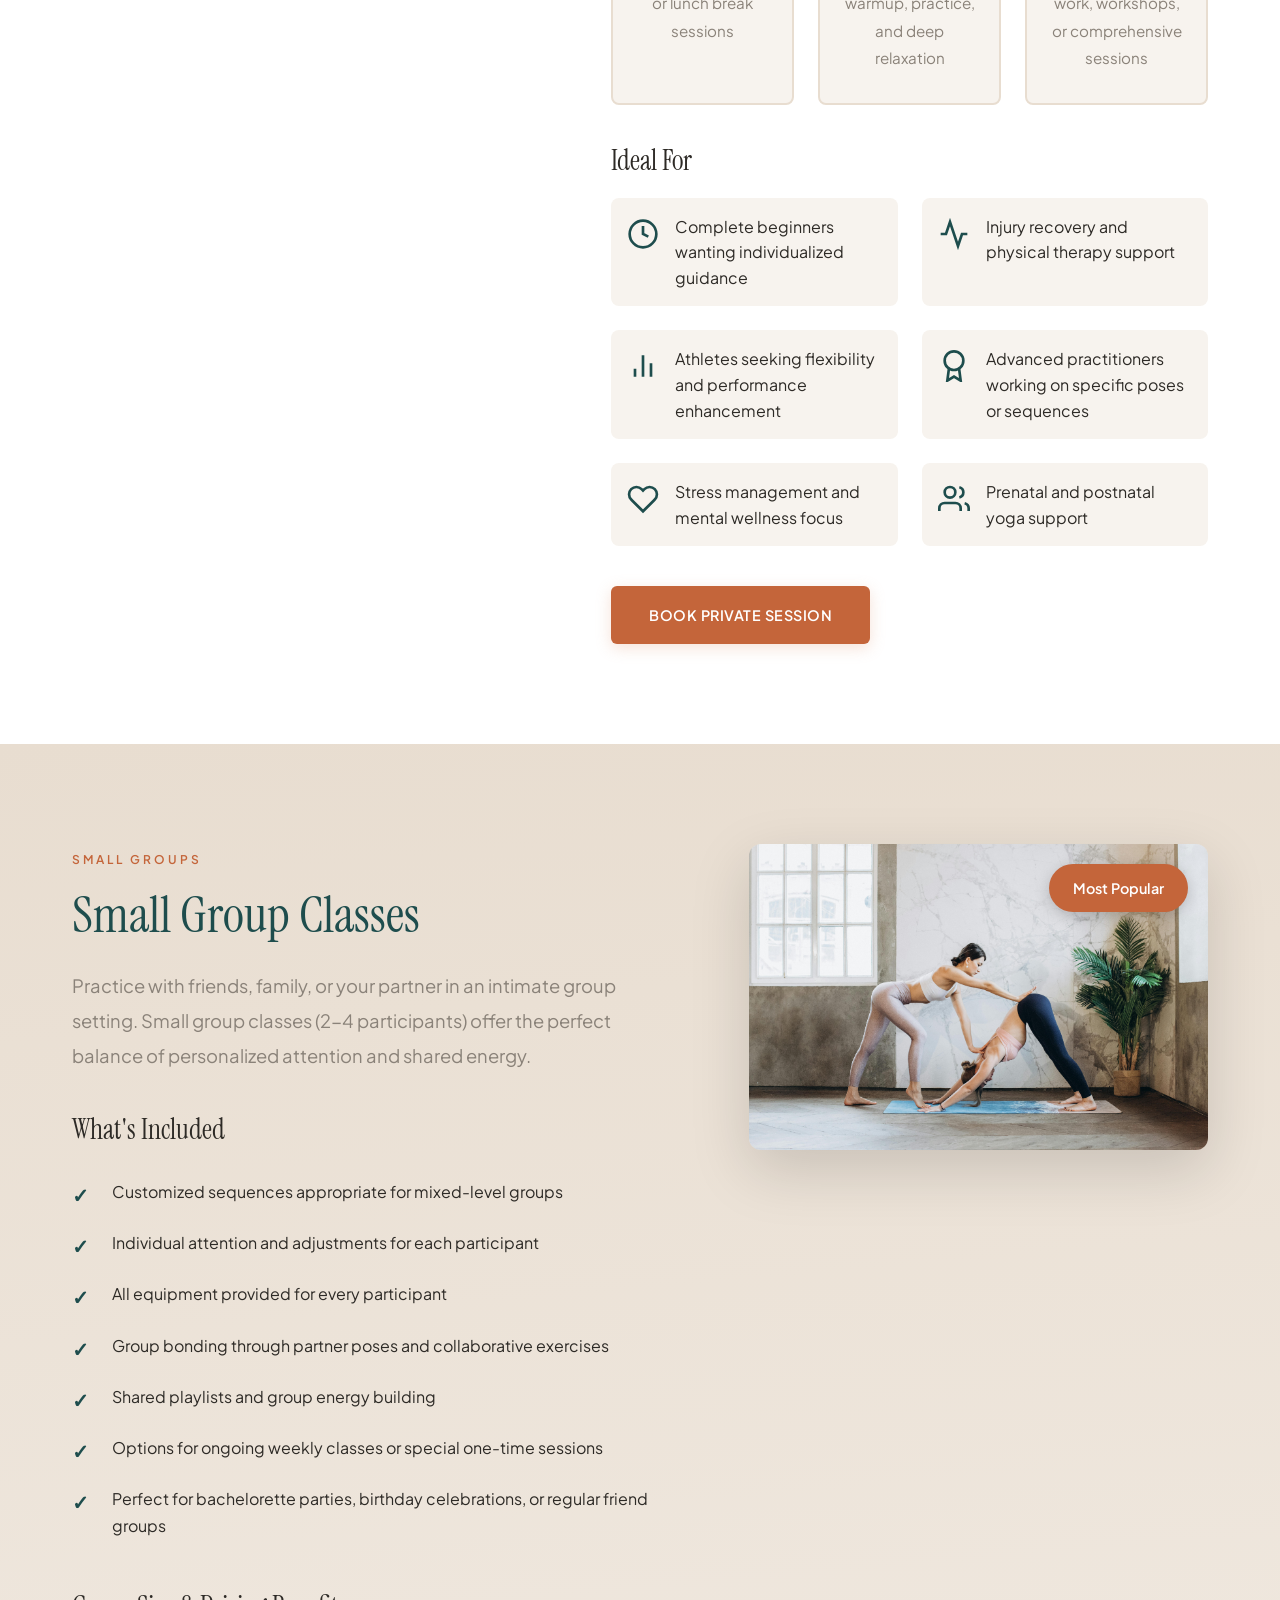
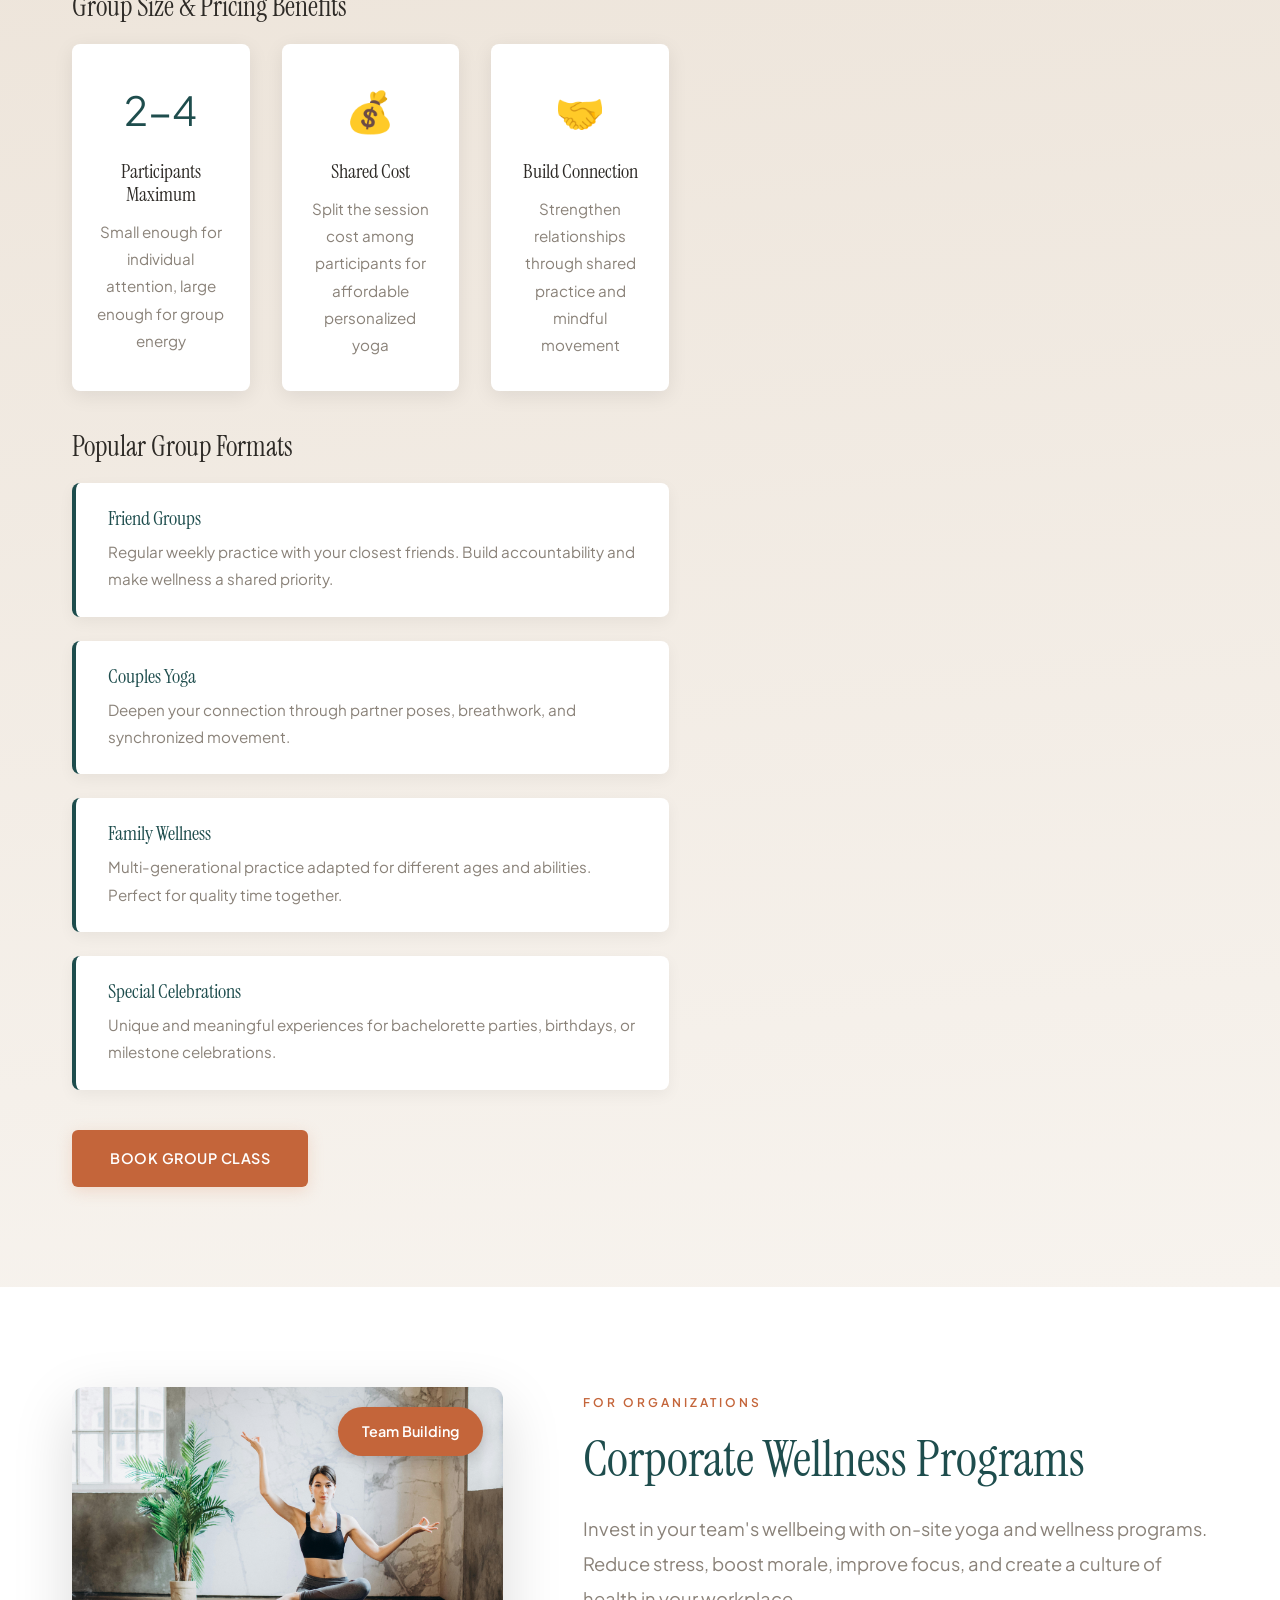
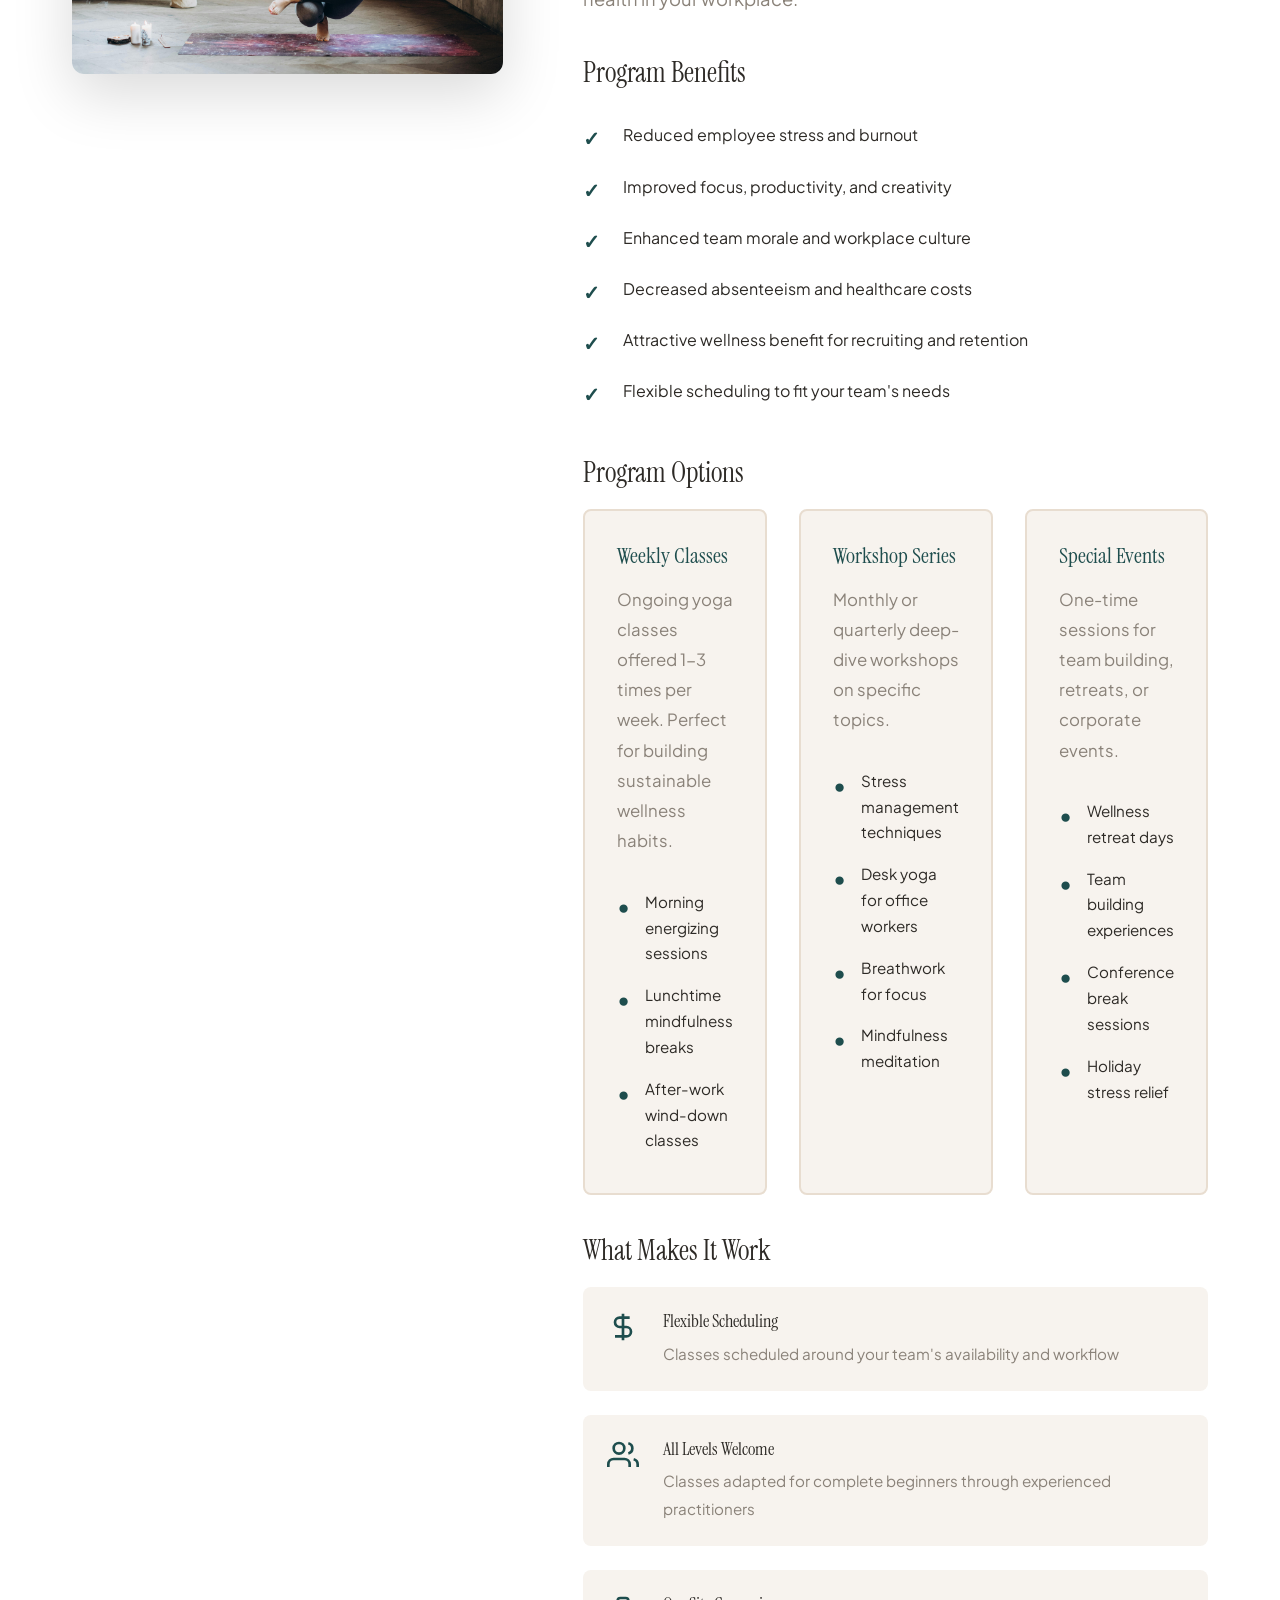
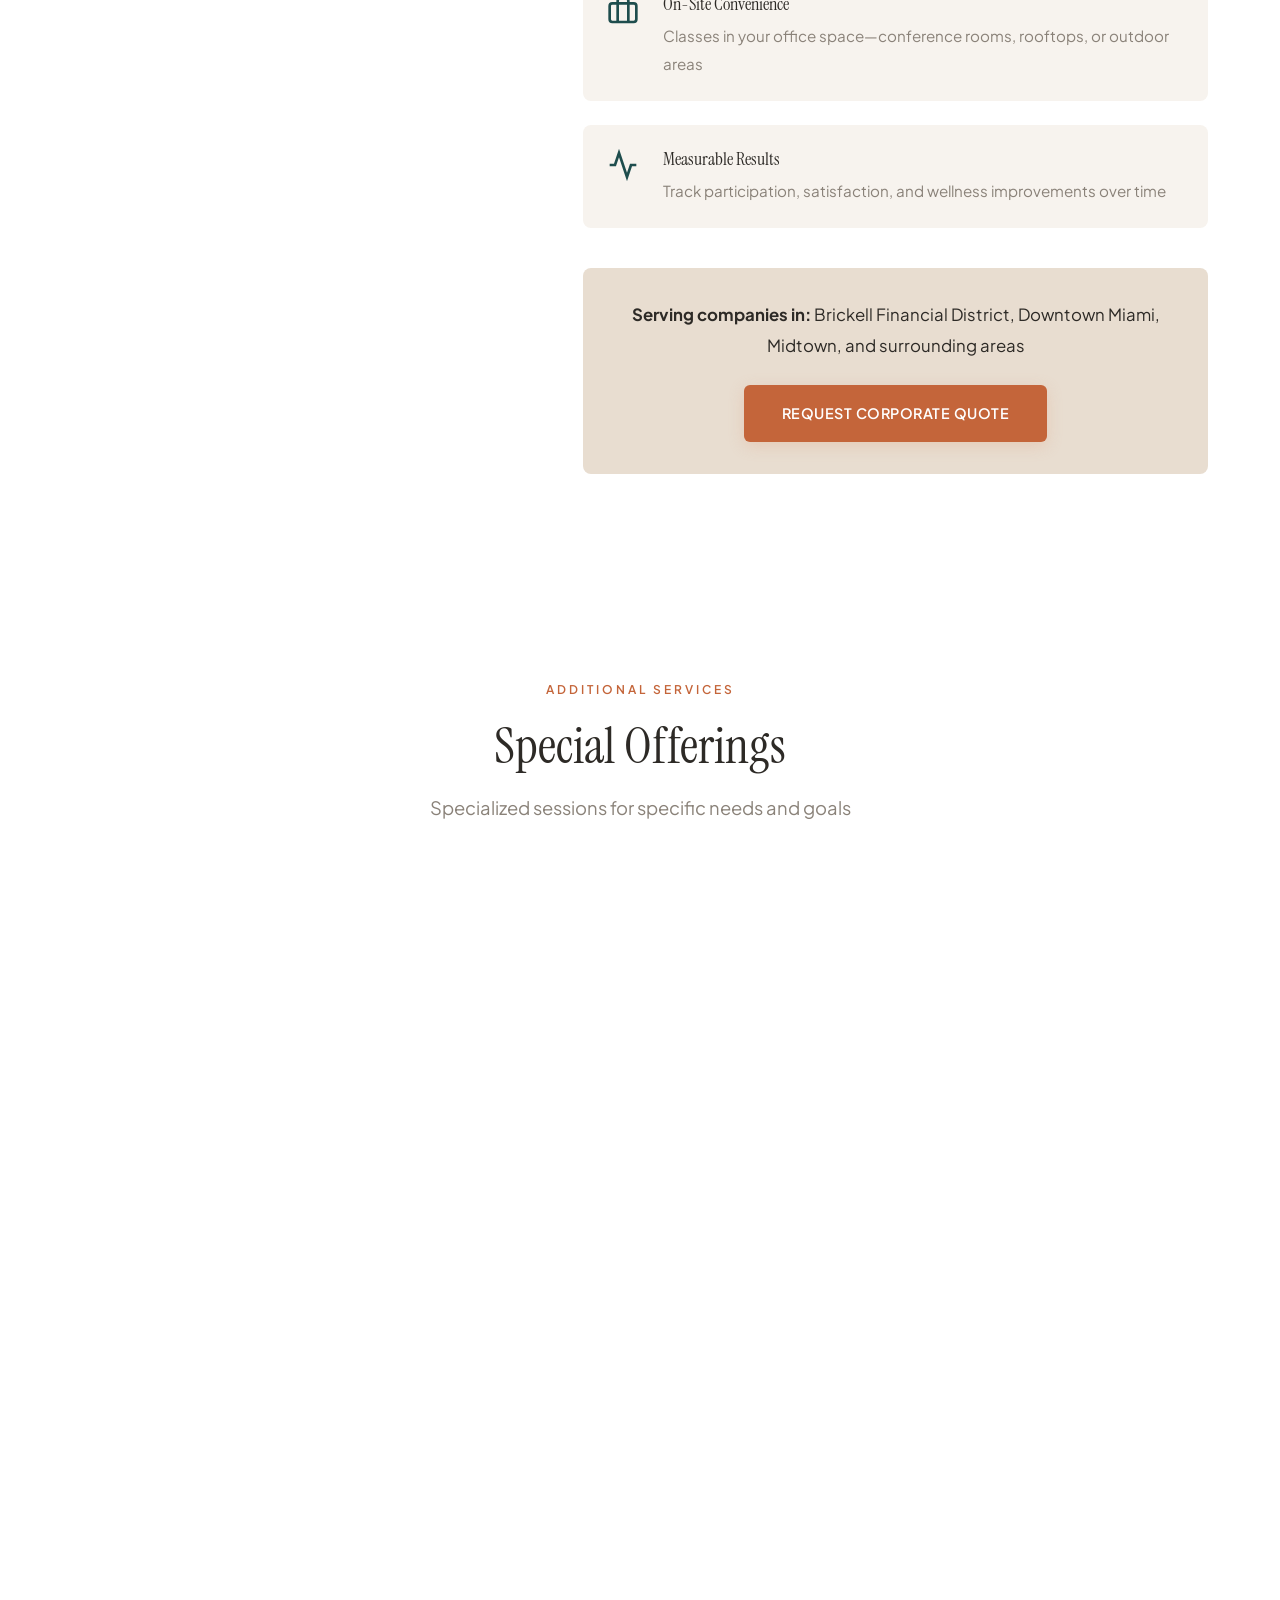
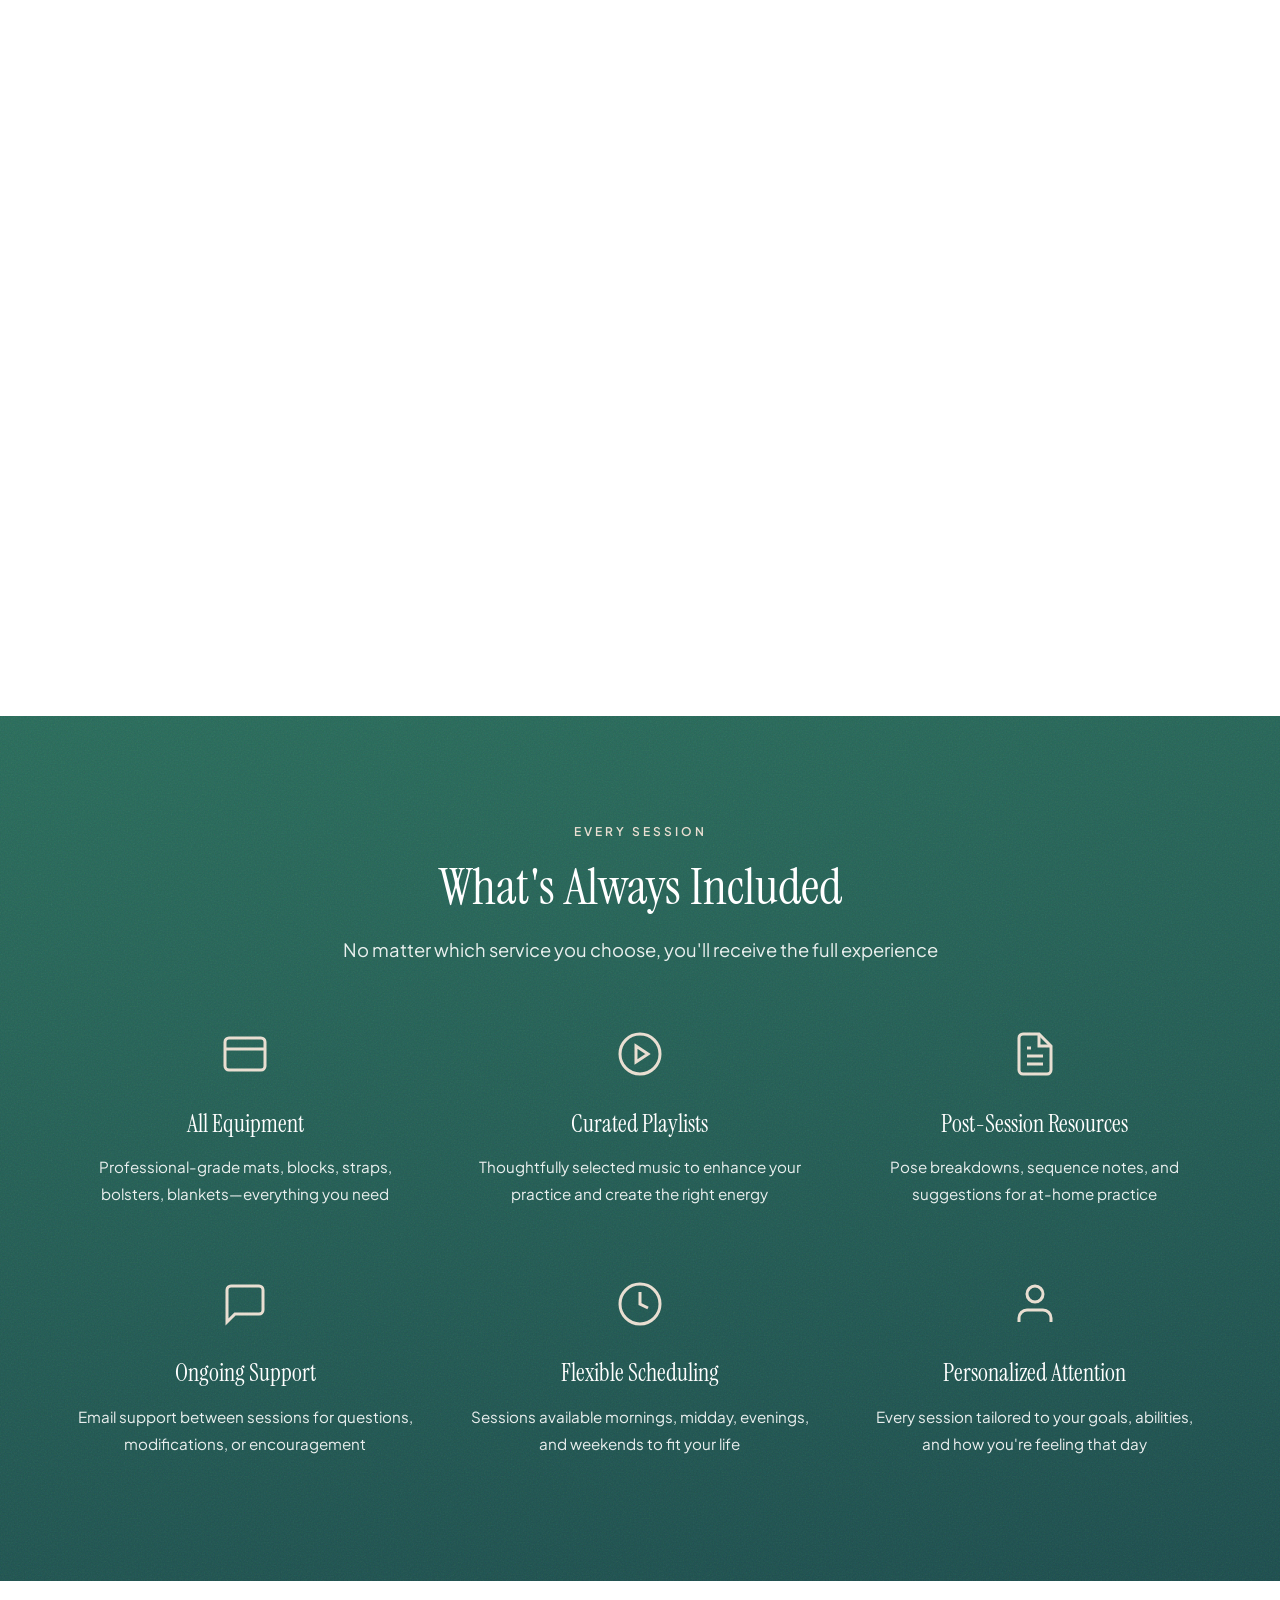
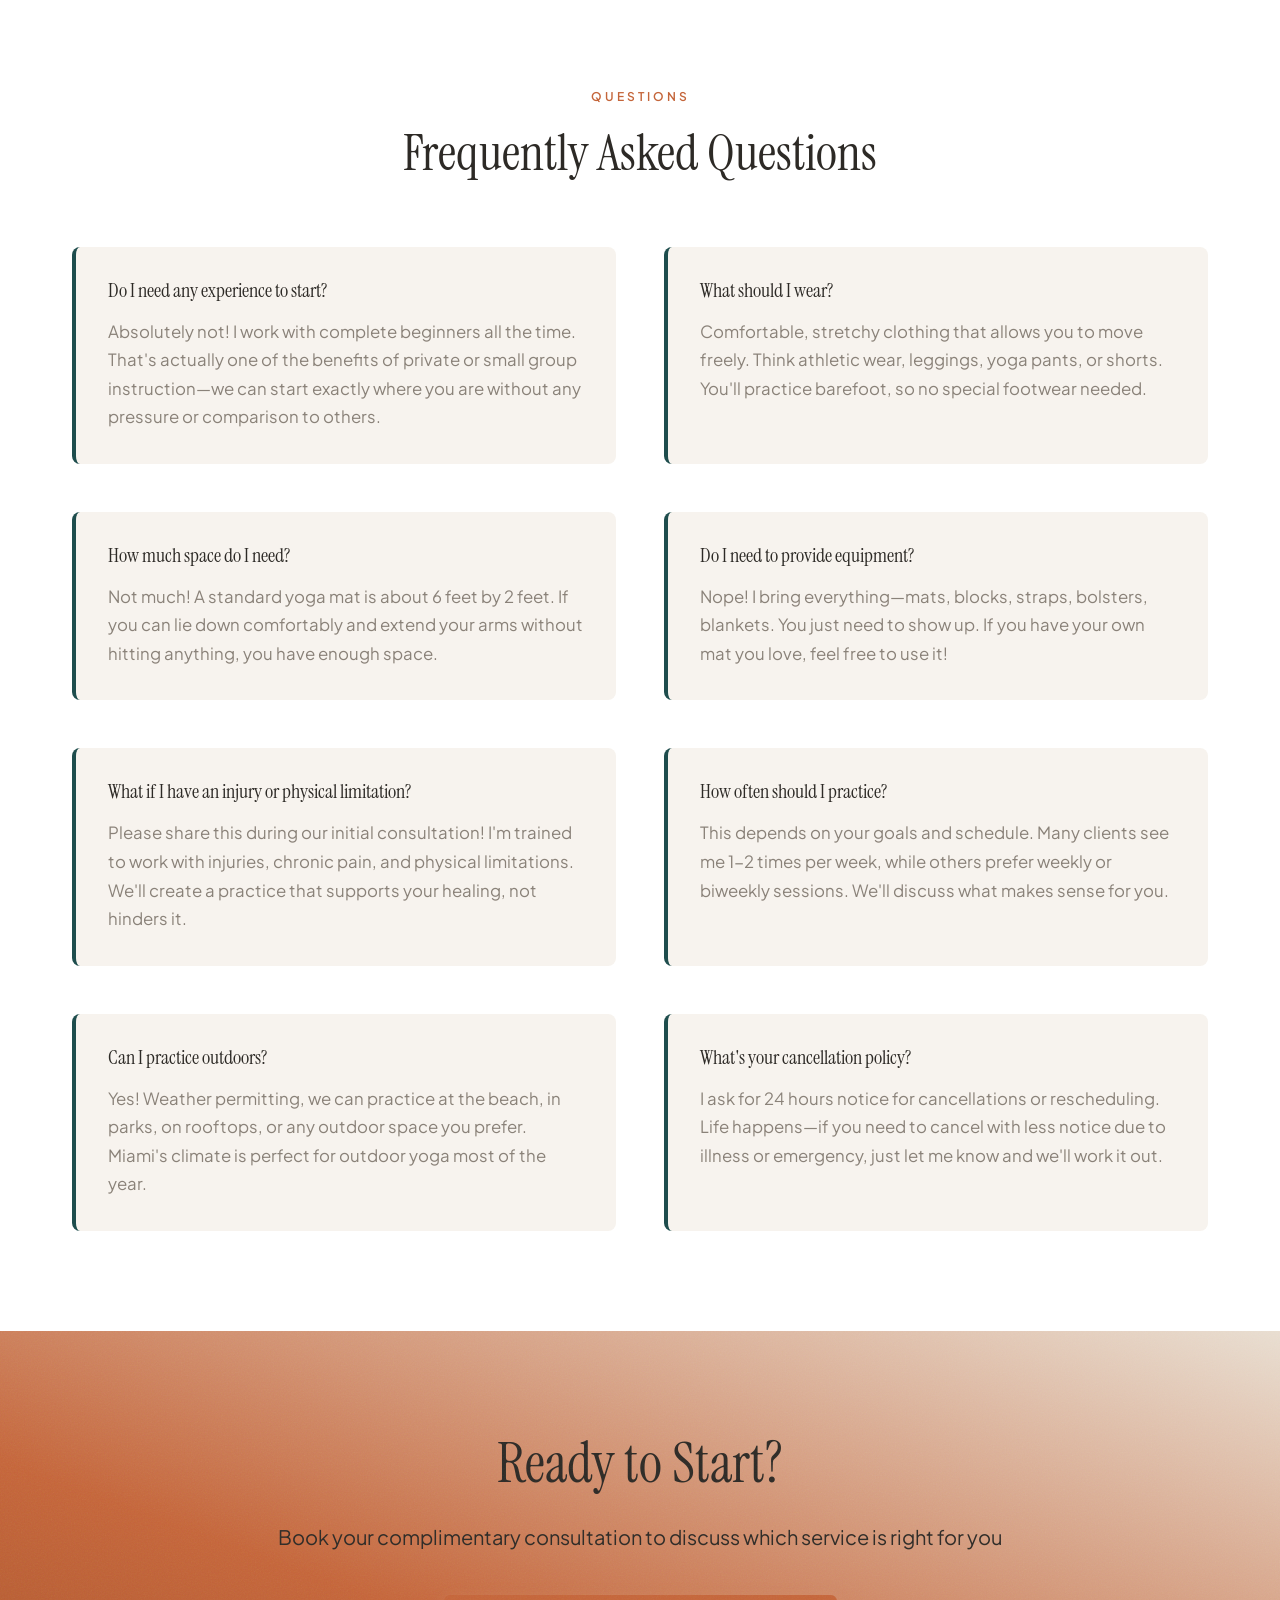
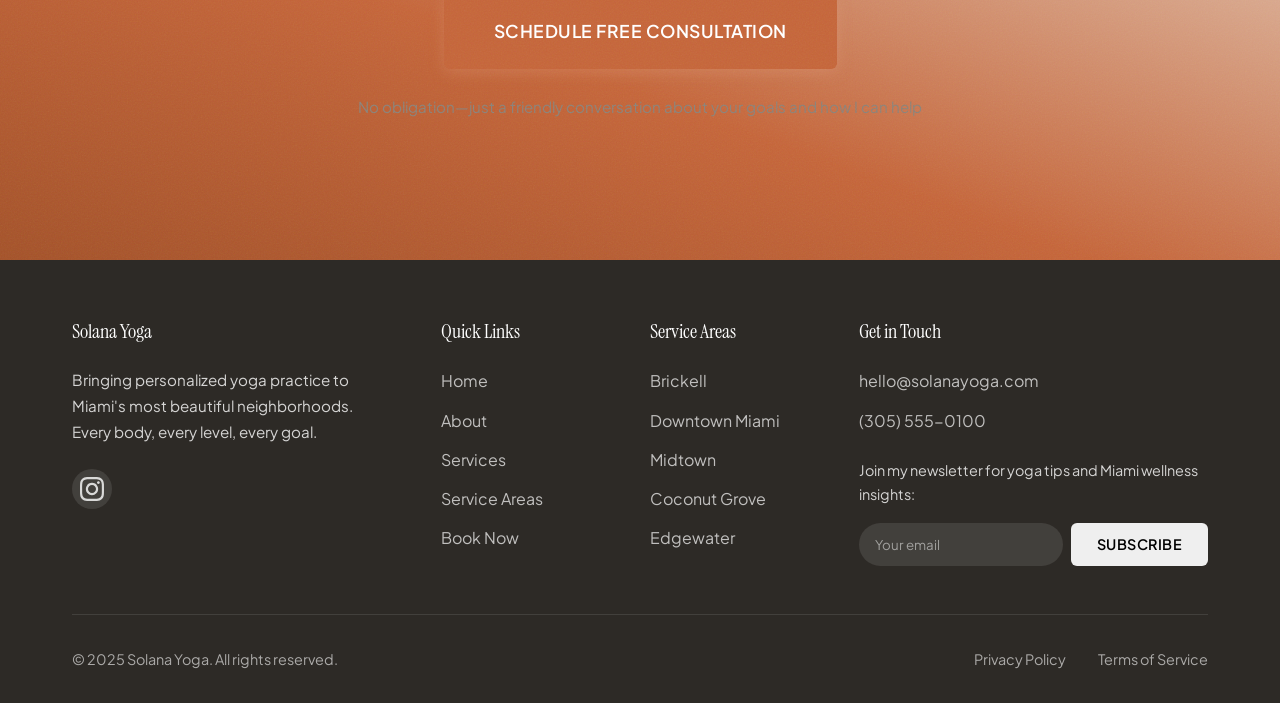
<file: services.html>
<!DOCTYPE html>
<html lang="en">
<head>
    <meta charset="UTF-8">
    <meta name="viewport" content="width=device-width, initial-scale=1.0">
    <meta name="description" content="Private yoga sessions, small group classes, and corporate wellness programs in Miami. Customized yoga instruction by Solana Yoga.">
    <title>Services | Solana Yoga | Private & Group Yoga in Miami</title>

    <!-- Fonts -->
    <link rel="preconnect" href="https://fonts.googleapis.com">
    <link rel="preconnect" href="https://fonts.gstatic.com" crossorigin>
    <link href="https://fonts.googleapis.com/css2?family=Instrument+Serif:ital@0;1&family=Plus+Jakarta+Sans:ital,wght@0,300;0,400;0,500;0,600;0,700;1,400&display=swap" rel="stylesheet">

    <!-- Styles -->
    <link rel="stylesheet" href="css/styles.css">
    <link rel="stylesheet" href="css/services.css">

    <!-- Favicon -->
    <link rel="icon" type="image/svg+xml" href="data:image/svg+xml,<svg xmlns=%22http://www.w3.org/2000/svg%22 viewBox=%220 0 100 100%22><text y=%22.9em%22 font-size=%2290%22>🧘</text></svg>">
</head>
<body>
    <!-- Navigation -->
    <nav id="navbar">
        <div class="nav-container">
            <a href="index.html" class="logo">Solana Yoga</a>
            <button class="mobile-menu-toggle" aria-label="Toggle menu">
                <span></span>
                <span></span>
                <span></span>
            </button>
            <ul class="nav-menu">
                <li><a href="index.html">Home</a></li>
                <li><a href="about.html">About</a></li>
                <li><a href="services.html" class="active">Services</a></li>
                <li><a href="service-areas.html">Service Areas</a></li>
                <li><a href="contact.html" class="nav-cta">Book Now</a></li>
            </ul>
        </div>
    </nav>

    <!-- Page Hero -->
    <section class="page-hero">
        <div class="page-hero-content">
            <span class="section-label">Services</span>
            <h1>What I Offer</h1>
            <p>Private sessions, group classes, and corporate wellness tailored to you</p>
        </div>
    </section>

    <!-- Private Sessions -->
    <section id="private" class="service-detail">
        <div class="container">
            <div class="service-detail-grid">
                <div class="service-detail-image">
                    <img src="images/pexels-elly-fairytale-3822864.jpg" alt="Private yoga session">
                    <div class="service-badge">Most Flexible</div>
                </div>
                <div class="service-detail-content">
                    <span class="section-label">One-on-One</span>
                    <h2>Private Sessions</h2>
                    <p class="service-intro">Experience yoga designed entirely around you. Private sessions offer the ultimate personalized practice, whether you're a complete beginner, working with injuries, training for athletic performance, or deepening an established practice.</p>

                    <h3>What's Included</h3>
                    <ul class="included-list">
                        <li>Comprehensive initial assessment of your goals, experience, and any physical limitations</li>
                        <li>Fully customized sequences tailored to your needs</li>
                        <li>All equipment provided (yoga mats, blocks, straps, bolsters, blankets)</li>
                        <li>Personalized playlist curation to enhance your practice</li>
                        <li>Post-session resources including pose breakdowns and at-home practice suggestions</li>
                        <li>Flexible scheduling including early morning, lunchtime, and evening slots</li>
                        <li>Practice at your location (home, office, rooftop, outdoor space)</li>
                    </ul>

                    <h3>Session Durations</h3>
                    <div class="duration-options">
                        <div class="duration-card">
                            <div class="duration-time">60 min</div>
                            <p>Perfect for focused practice or lunch break sessions</p>
                        </div>
                        <div class="duration-card">
                            <div class="duration-time">75 min</div>
                            <p>Balanced session with time for warmup, practice, and deep relaxation</p>
                        </div>
                        <div class="duration-card">
                            <div class="duration-time">90 min</div>
                            <p>Extended practice for deep work, workshops, or comprehensive sessions</p>
                        </div>
                    </div>

                    <h3>Ideal For</h3>
                    <div class="ideal-for-grid">
                        <div class="ideal-for-item">
                            <svg width="32" height="32" viewBox="0 0 24 24" fill="none" stroke="currentColor" stroke-width="2">
                                <circle cx="12" cy="12" r="10"></circle>
                                <path d="M12 6v6l4 2"></path>
                            </svg>
                            <span>Complete beginners wanting individualized guidance</span>
                        </div>
                        <div class="ideal-for-item">
                            <svg width="32" height="32" viewBox="0 0 24 24" fill="none" stroke="currentColor" stroke-width="2">
                                <path d="M22 12h-4l-3 9L9 3l-3 9H2"></path>
                            </svg>
                            <span>Injury recovery and physical therapy support</span>
                        </div>
                        <div class="ideal-for-item">
                            <svg width="32" height="32" viewBox="0 0 24 24" fill="none" stroke="currentColor" stroke-width="2">
                                <path d="M18 20V10M12 20V4M6 20v-6"></path>
                            </svg>
                            <span>Athletes seeking flexibility and performance enhancement</span>
                        </div>
                        <div class="ideal-for-item">
                            <svg width="32" height="32" viewBox="0 0 24 24" fill="none" stroke="currentColor" stroke-width="2">
                                <circle cx="12" cy="8" r="7"></circle>
                                <polyline points="8.21 13.89 7 23 12 20 17 23 15.79 13.88"></polyline>
                            </svg>
                            <span>Advanced practitioners working on specific poses or sequences</span>
                        </div>
                        <div class="ideal-for-item">
                            <svg width="32" height="32" viewBox="0 0 24 24" fill="none" stroke="currentColor" stroke-width="2">
                                <path d="M20.84 4.61a5.5 5.5 0 0 0-7.78 0L12 5.67l-1.06-1.06a5.5 5.5 0 0 0-7.78 7.78l1.06 1.06L12 21.23l7.78-7.78 1.06-1.06a5.5 5.5 0 0 0 0-7.78z"></path>
                            </svg>
                            <span>Stress management and mental wellness focus</span>
                        </div>
                        <div class="ideal-for-item">
                            <svg width="32" height="32" viewBox="0 0 24 24" fill="none" stroke="currentColor" stroke-width="2">
                                <path d="M17 21v-2a4 4 0 0 0-4-4H5a4 4 0 0 0-4 4v2"></path>
                                <circle cx="9" cy="7" r="4"></circle>
                                <path d="M23 21v-2a4 4 0 0 0-3-3.87M16 3.13a4 4 0 0 1 0 7.75"></path>
                            </svg>
                            <span>Prenatal and postnatal yoga support</span>
                        </div>
                    </div>

                    <a href="contact.html" class="btn btn-primary">Book Private Session</a>
                </div>
            </div>
        </div>
    </section>

    <!-- Small Group Classes -->
    <section id="group" class="service-detail alt-background">
        <div class="container">
            <div class="service-detail-grid reverse">
                <div class="service-detail-content">
                    <span class="section-label">Small Groups</span>
                    <h2>Small Group Classes</h2>
                    <p class="service-intro">Practice with friends, family, or your partner in an intimate group setting. Small group classes (2-4 participants) offer the perfect balance of personalized attention and shared energy.</p>

                    <h3>What's Included</h3>
                    <ul class="included-list">
                        <li>Customized sequences appropriate for mixed-level groups</li>
                        <li>Individual attention and adjustments for each participant</li>
                        <li>All equipment provided for every participant</li>
                        <li>Group bonding through partner poses and collaborative exercises</li>
                        <li>Shared playlists and group energy building</li>
                        <li>Options for ongoing weekly classes or special one-time sessions</li>
                        <li>Perfect for bachelorette parties, birthday celebrations, or regular friend groups</li>
                    </ul>

                    <h3>Group Size & Pricing Benefits</h3>
                    <div class="group-benefits">
                        <div class="benefit-card">
                            <div class="benefit-icon">2-4</div>
                            <h4>Participants Maximum</h4>
                            <p>Small enough for individual attention, large enough for group energy</p>
                        </div>
                        <div class="benefit-card">
                            <div class="benefit-icon">💰</div>
                            <h4>Shared Cost</h4>
                            <p>Split the session cost among participants for affordable personalized yoga</p>
                        </div>
                        <div class="benefit-card">
                            <div class="benefit-icon">🤝</div>
                            <h4>Build Connection</h4>
                            <p>Strengthen relationships through shared practice and mindful movement</p>
                        </div>
                    </div>

                    <h3>Popular Group Formats</h3>
                    <div class="format-list">
                        <div class="format-item">
                            <h4>Friend Groups</h4>
                            <p>Regular weekly practice with your closest friends. Build accountability and make wellness a shared priority.</p>
                        </div>
                        <div class="format-item">
                            <h4>Couples Yoga</h4>
                            <p>Deepen your connection through partner poses, breathwork, and synchronized movement.</p>
                        </div>
                        <div class="format-item">
                            <h4>Family Wellness</h4>
                            <p>Multi-generational practice adapted for different ages and abilities. Perfect for quality time together.</p>
                        </div>
                        <div class="format-item">
                            <h4>Special Celebrations</h4>
                            <p>Unique and meaningful experiences for bachelorette parties, birthdays, or milestone celebrations.</p>
                        </div>
                    </div>

                    <a href="contact.html" class="btn btn-primary">Book Group Class</a>
                </div>
                <div class="service-detail-image">
                    <img src="images/pexels-elly-fairytale-3822688.jpg" alt="Small group yoga class">
                    <div class="service-badge">Most Popular</div>
                </div>
            </div>
        </div>
    </section>

    <!-- Corporate Wellness -->
    <section id="corporate" class="service-detail">
        <div class="container">
            <div class="service-detail-grid">
                <div class="service-detail-image">
                    <img src="images/pexels-elly-fairytale-3822906.jpg" alt="Corporate yoga session">
                    <div class="service-badge">Team Building</div>
                </div>
                <div class="service-detail-content">
                    <span class="section-label">For Organizations</span>
                    <h2>Corporate Wellness Programs</h2>
                    <p class="service-intro">Invest in your team's wellbeing with on-site yoga and wellness programs. Reduce stress, boost morale, improve focus, and create a culture of health in your workplace.</p>

                    <h3>Program Benefits</h3>
                    <ul class="included-list">
                        <li>Reduced employee stress and burnout</li>
                        <li>Improved focus, productivity, and creativity</li>
                        <li>Enhanced team morale and workplace culture</li>
                        <li>Decreased absenteeism and healthcare costs</li>
                        <li>Attractive wellness benefit for recruiting and retention</li>
                        <li>Flexible scheduling to fit your team's needs</li>
                    </ul>

                    <h3>Program Options</h3>
                    <div class="corporate-options">
                        <div class="corporate-card">
                            <h4>Weekly Classes</h4>
                            <p>Ongoing yoga classes offered 1-3 times per week. Perfect for building sustainable wellness habits.</p>
                            <ul>
                                <li>Morning energizing sessions</li>
                                <li>Lunchtime mindfulness breaks</li>
                                <li>After-work wind-down classes</li>
                            </ul>
                        </div>
                        <div class="corporate-card">
                            <h4>Workshop Series</h4>
                            <p>Monthly or quarterly deep-dive workshops on specific topics.</p>
                            <ul>
                                <li>Stress management techniques</li>
                                <li>Desk yoga for office workers</li>
                                <li>Breathwork for focus</li>
                                <li>Mindfulness meditation</li>
                            </ul>
                        </div>
                        <div class="corporate-card">
                            <h4>Special Events</h4>
                            <p>One-time sessions for team building, retreats, or corporate events.</p>
                            <ul>
                                <li>Wellness retreat days</li>
                                <li>Team building experiences</li>
                                <li>Conference break sessions</li>
                                <li>Holiday stress relief</li>
                            </ul>
                        </div>
                    </div>

                    <h3>What Makes It Work</h3>
                    <div class="corporate-features">
                        <div class="feature-item">
                            <svg width="32" height="32" viewBox="0 0 24 24" fill="none" stroke="currentColor" stroke-width="2">
                                <path d="M12 2v20M17 5H9.5a3.5 3.5 0 0 0 0 7h5a3.5 3.5 0 0 1 0 7H6"></path>
                            </svg>
                            <div>
                                <h5>Flexible Scheduling</h5>
                                <p>Classes scheduled around your team's availability and workflow</p>
                            </div>
                        </div>
                        <div class="feature-item">
                            <svg width="32" height="32" viewBox="0 0 24 24" fill="none" stroke="currentColor" stroke-width="2">
                                <path d="M17 21v-2a4 4 0 0 0-4-4H5a4 4 0 0 0-4 4v2"></path>
                                <circle cx="9" cy="7" r="4"></circle>
                                <path d="M23 21v-2a4 4 0 0 0-3-3.87M16 3.13a4 4 0 0 1 0 7.75"></path>
                            </svg>
                            <div>
                                <h5>All Levels Welcome</h5>
                                <p>Classes adapted for complete beginners through experienced practitioners</p>
                            </div>
                        </div>
                        <div class="feature-item">
                            <svg width="32" height="32" viewBox="0 0 24 24" fill="none" stroke="currentColor" stroke-width="2">
                                <rect x="2" y="7" width="20" height="14" rx="2" ry="2"></rect>
                                <path d="M16 21V5a2 2 0 0 0-2-2h-4a2 2 0 0 0-2 2v16"></path>
                            </svg>
                            <div>
                                <h5>On-Site Convenience</h5>
                                <p>Classes in your office space—conference rooms, rooftops, or outdoor areas</p>
                            </div>
                        </div>
                        <div class="feature-item">
                            <svg width="32" height="32" viewBox="0 0 24 24" fill="none" stroke="currentColor" stroke-width="2">
                                <polyline points="22 12 18 12 15 21 9 3 6 12 2 12"></polyline>
                            </svg>
                            <div>
                                <h5>Measurable Results</h5>
                                <p>Track participation, satisfaction, and wellness improvements over time</p>
                            </div>
                        </div>
                    </div>

                    <div class="corporate-cta">
                        <p><strong>Serving companies in:</strong> Brickell Financial District, Downtown Miami, Midtown, and surrounding areas</p>
                        <a href="contact.html" class="btn btn-primary">Request Corporate Quote</a>
                    </div>
                </div>
            </div>
        </div>
    </section>

    <!-- Special Offerings -->
    <section class="special-offerings">
        <div class="container">
            <div class="section-header">
                <span class="section-label">Additional Services</span>
                <h2>Special Offerings</h2>
                <p>Specialized sessions for specific needs and goals</p>
            </div>
            <div class="offerings-grid">
                <div class="offering-card">
                    <div class="offering-image">
                        <img src="images/pexels-olly-3772502.jpg" alt="Prenatal yoga">
                    </div>
                    <div class="offering-content">
                        <h3>Prenatal & Postnatal Yoga</h3>
                        <p>Safe, supportive practice for mothers-to-be and new mothers. Prenatal yoga helps prepare your body for birth, while postnatal sessions support recovery and bonding.</p>
                        <ul>
                            <li>Modified poses for all trimesters</li>
                            <li>Pelvic floor strengthening</li>
                            <li>Breathing techniques for labor</li>
                            <li>Postnatal core restoration</li>
                        </ul>
                    </div>
                </div>

                <div class="offering-card">
                    <div class="offering-image">
                        <img src="images/pexels-cottonbro-4324101.jpg" alt="Restorative yoga">
                    </div>
                    <div class="offering-content">
                        <h3>Restorative & Therapeutic Yoga</h3>
                        <p>Deeply relaxing practice focused on nervous system regulation, stress relief, and gentle healing. Perfect for chronic pain, insomnia, or recovery from illness.</p>
                        <ul>
                            <li>Supported poses held for extended periods</li>
                            <li>Props for complete comfort</li>
                            <li>Breathwork and meditation integration</li>
                            <li>Yoga nidra (yogic sleep)</li>
                        </ul>
                    </div>
                </div>

                <div class="offering-card">
                    <div class="offering-image">
                        <img src="images/pexels-elly-fairytale-3822864.jpg" alt="Outdoor yoga">
                    </div>
                    <div class="offering-content">
                        <h3>Outdoor & Beach Sessions</h3>
                        <p>Take advantage of Miami's beautiful weather with outdoor practice. Beach sessions, park flows, or rooftop sunrise yoga bring fresh air and natural beauty to your practice.</p>
                        <ul>
                            <li>Sunrise beach yoga</li>
                            <li>Park sessions in Coconut Grove & Midtown</li>
                            <li>Rooftop practices with skyline views</li>
                            <li>Waterfront meditation</li>
                        </ul>
                    </div>
                </div>

                <div class="offering-card">
                    <div class="offering-image">
                        <img src="images/pexels-elly-fairytale-3822906.jpg" alt="Athletic yoga">
                    </div>
                    <div class="offering-content">
                        <h3>Yoga for Athletes</h3>
                        <p>Enhance athletic performance, prevent injuries, and improve recovery with yoga designed specifically for active individuals and athletes.</p>
                        <ul>
                            <li>Sport-specific flexibility training</li>
                            <li>Injury prevention techniques</li>
                            <li>Active recovery sessions</li>
                            <li>Mental focus and visualization</li>
                        </ul>
                    </div>
                </div>
            </div>
        </div>
    </section>

    <!-- What's Included (General) -->
    <section class="whats-included">
        <div class="container">
            <div class="section-header">
                <span class="section-label">Every Session</span>
                <h2>What's Always Included</h2>
                <p>No matter which service you choose, you'll receive the full experience</p>
            </div>
            <div class="included-grid">
                <div class="included-item">
                    <svg width="48" height="48" viewBox="0 0 24 24" fill="none" stroke="currentColor" stroke-width="1.5">
                        <rect x="2" y="4" width="20" height="16" rx="2"></rect>
                        <path d="M7 15h0M2 9.5h20"></path>
                    </svg>
                    <h3>All Equipment</h3>
                    <p>Professional-grade mats, blocks, straps, bolsters, blankets—everything you need</p>
                </div>
                <div class="included-item">
                    <svg width="48" height="48" viewBox="0 0 24 24" fill="none" stroke="currentColor" stroke-width="1.5">
                        <circle cx="12" cy="12" r="10"></circle>
                        <polygon points="10 8 16 12 10 16 10 8"></polygon>
                    </svg>
                    <h3>Curated Playlists</h3>
                    <p>Thoughtfully selected music to enhance your practice and create the right energy</p>
                </div>
                <div class="included-item">
                    <svg width="48" height="48" viewBox="0 0 24 24" fill="none" stroke="currentColor" stroke-width="1.5">
                        <path d="M14 2H6a2 2 0 0 0-2 2v16a2 2 0 0 0 2 2h12a2 2 0 0 0 2-2V8z"></path>
                        <polyline points="14 2 14 8 20 8"></polyline>
                        <line x1="16" y1="13" x2="8" y2="13"></line>
                        <line x1="16" y1="17" x2="8" y2="17"></line>
                        <polyline points="10 9 9 9 8 9"></polyline>
                    </svg>
                    <h3>Post-Session Resources</h3>
                    <p>Pose breakdowns, sequence notes, and suggestions for at-home practice</p>
                </div>
                <div class="included-item">
                    <svg width="48" height="48" viewBox="0 0 24 24" fill="none" stroke="currentColor" stroke-width="1.5">
                        <path d="M21 15a2 2 0 0 1-2 2H7l-4 4V5a2 2 0 0 1 2-2h14a2 2 0 0 1 2 2z"></path>
                    </svg>
                    <h3>Ongoing Support</h3>
                    <p>Email support between sessions for questions, modifications, or encouragement</p>
                </div>
                <div class="included-item">
                    <svg width="48" height="48" viewBox="0 0 24 24" fill="none" stroke="currentColor" stroke-width="1.5">
                        <circle cx="12" cy="12" r="10"></circle>
                        <polyline points="12 6 12 12 16 14"></polyline>
                    </svg>
                    <h3>Flexible Scheduling</h3>
                    <p>Sessions available mornings, midday, evenings, and weekends to fit your life</p>
                </div>
                <div class="included-item">
                    <svg width="48" height="48" viewBox="0 0 24 24" fill="none" stroke="currentColor" stroke-width="1.5">
                        <path d="M20 21v-2a4 4 0 0 0-4-4H8a4 4 0 0 0-4 4v2"></path>
                        <circle cx="12" cy="7" r="4"></circle>
                    </svg>
                    <h3>Personalized Attention</h3>
                    <p>Every session tailored to your goals, abilities, and how you're feeling that day</p>
                </div>
            </div>
        </div>
    </section>

    <!-- FAQ -->
    <section class="faq-section">
        <div class="container">
            <div class="section-header">
                <span class="section-label">Questions</span>
                <h2>Frequently Asked Questions</h2>
            </div>
            <div class="faq-grid">
                <div class="faq-item">
                    <h3>Do I need any experience to start?</h3>
                    <p>Absolutely not! I work with complete beginners all the time. That's actually one of the benefits of private or small group instruction—we can start exactly where you are without any pressure or comparison to others.</p>
                </div>
                <div class="faq-item">
                    <h3>What should I wear?</h3>
                    <p>Comfortable, stretchy clothing that allows you to move freely. Think athletic wear, leggings, yoga pants, or shorts. You'll practice barefoot, so no special footwear needed.</p>
                </div>
                <div class="faq-item">
                    <h3>How much space do I need?</h3>
                    <p>Not much! A standard yoga mat is about 6 feet by 2 feet. If you can lie down comfortably and extend your arms without hitting anything, you have enough space.</p>
                </div>
                <div class="faq-item">
                    <h3>Do I need to provide equipment?</h3>
                    <p>Nope! I bring everything—mats, blocks, straps, bolsters, blankets. You just need to show up. If you have your own mat you love, feel free to use it!</p>
                </div>
                <div class="faq-item">
                    <h3>What if I have an injury or physical limitation?</h3>
                    <p>Please share this during our initial consultation! I'm trained to work with injuries, chronic pain, and physical limitations. We'll create a practice that supports your healing, not hinders it.</p>
                </div>
                <div class="faq-item">
                    <h3>How often should I practice?</h3>
                    <p>This depends on your goals and schedule. Many clients see me 1-2 times per week, while others prefer weekly or biweekly sessions. We'll discuss what makes sense for you.</p>
                </div>
                <div class="faq-item">
                    <h3>Can I practice outdoors?</h3>
                    <p>Yes! Weather permitting, we can practice at the beach, in parks, on rooftops, or any outdoor space you prefer. Miami's climate is perfect for outdoor yoga most of the year.</p>
                </div>
                <div class="faq-item">
                    <h3>What's your cancellation policy?</h3>
                    <p>I ask for 24 hours notice for cancellations or rescheduling. Life happens—if you need to cancel with less notice due to illness or emergency, just let me know and we'll work it out.</p>
                </div>
            </div>
        </div>
    </section>

    <!-- CTA -->
    <section class="services-cta">
        <div class="container">
            <div class="cta-content">
                <h2>Ready to Start?</h2>
                <p>Book your complimentary consultation to discuss which service is right for you</p>
                <a href="contact.html" class="btn btn-primary btn-large">Schedule Free Consultation</a>
                <p class="cta-note">No obligation—just a friendly conversation about your goals and how I can help</p>
            </div>
        </div>
    </section>

    <!-- Footer -->
    <footer class="footer">
        <div class="container">
            <div class="footer-grid">
                <div class="footer-column">
                    <h3>Solana Yoga</h3>
                    <p>Bringing personalized yoga practice to Miami's most beautiful neighborhoods. Every body, every level, every goal.</p>
                    <div class="social-links">
                        <a href="https://www.instagram.com/solanayoga" target="_blank" aria-label="Instagram">
                            <svg width="24" height="24" viewBox="0 0 24 24" fill="currentColor">
                                <path d="M12 2.163c3.204 0 3.584.012 4.85.07 3.252.148 4.771 1.691 4.919 4.919.058 1.265.069 1.645.069 4.849 0 3.205-.012 3.584-.069 4.849-.149 3.225-1.664 4.771-4.919 4.919-1.266.058-1.644.07-4.85.07-3.204 0-3.584-.012-4.849-.07-3.26-.149-4.771-1.699-4.919-4.92-.058-1.265-.07-1.644-.07-4.849 0-3.204.013-3.583.07-4.849.149-3.227 1.664-4.771 4.919-4.919 1.266-.057 1.645-.069 4.849-.069zm0-2.163c-3.259 0-3.667.014-4.947.072-4.358.2-6.78 2.618-6.98 6.98-.059 1.281-.073 1.689-.073 4.948 0 3.259.014 3.668.072 4.948.2 4.358 2.618 6.78 6.98 6.98 1.281.058 1.689.072 4.948.072 3.259 0 3.668-.014 4.948-.072 4.354-.2 6.782-2.618 6.979-6.98.059-1.28.073-1.689.073-4.948 0-3.259-.014-3.667-.072-4.947-.196-4.354-2.617-6.78-6.979-6.98-1.281-.059-1.69-.073-4.949-.073zm0 5.838c-3.403 0-6.162 2.759-6.162 6.162s2.759 6.163 6.162 6.163 6.162-2.759 6.162-6.163c0-3.403-2.759-6.162-6.162-6.162zm0 10.162c-2.209 0-4-1.79-4-4 0-2.209 1.791-4 4-4s4 1.791 4 4c0 2.21-1.791 4-4 4zm6.406-11.845c-.796 0-1.441.645-1.441 1.44s.645 1.44 1.441 1.44c.795 0 1.439-.645 1.439-1.44s-.644-1.44-1.439-1.44z"/>
                            </svg>
                        </a>
                    </div>
                </div>

                <div class="footer-column">
                    <h4>Quick Links</h4>
                    <ul>
                        <li><a href="index.html">Home</a></li>
                        <li><a href="about.html">About</a></li>
                        <li><a href="services.html">Services</a></li>
                        <li><a href="service-areas.html">Service Areas</a></li>
                        <li><a href="contact.html">Book Now</a></li>
                    </ul>
                </div>

                <div class="footer-column">
                    <h4>Service Areas</h4>
                    <ul>
                        <li><a href="service-areas.html#brickell">Brickell</a></li>
                        <li><a href="service-areas.html#downtown">Downtown Miami</a></li>
                        <li><a href="service-areas.html#midtown">Midtown</a></li>
                        <li><a href="service-areas.html#coconut-grove">Coconut Grove</a></li>
                        <li><a href="service-areas.html#edgewater">Edgewater</a></li>
                    </ul>
                </div>

                <div class="footer-column">
                    <h4>Get in Touch</h4>
                    <ul>
                        <li><a href="mailto:hello@solanayoga.com">hello@solanayoga.com</a></li>
                        <li><a href="tel:+13055550100">(305) 555-0100</a></li>
                    </ul>
                    <div class="newsletter-signup">
                        <p>Join my newsletter for yoga tips and Miami wellness insights:</p>
                        <form class="newsletter-form">
                            <input type="email" placeholder="Your email" required>
                            <button type="submit" class="btn btn-small">Subscribe</button>
                        </form>
                    </div>
                </div>
            </div>

            <div class="footer-bottom">
                <p>&copy; 2025 Solana Yoga. All rights reserved.</p>
                <div class="footer-links">
                    <a href="#privacy">Privacy Policy</a>
                    <a href="#terms">Terms of Service</a>
                </div>
            </div>
        </div>
    </footer>

    <!-- Back to Top Button -->
    <button id="backToTop" class="back-to-top" aria-label="Back to top">
        <svg width="24" height="24" viewBox="0 0 24 24" fill="none" stroke="currentColor" stroke-width="2">
            <polyline points="18 15 12 9 6 15"></polyline>
        </svg>
    </button>

    <!-- Scripts -->
    <script src="js/main.js"></script>
</body>
</html>
</file>
<file: css/styles.css>
/* ===================================
   Solana Yoga - Main Styles
   =================================== */

/* CSS Variables - Brand Colors & Theme */
:root {
    /* Primary Colors */
    --sage-green: #1e4d4d;
    --warm-sand: #e8ddd0;

    /* Secondary Colors */
    --terracotta: #a3522a;
    --muted-teal: #2a6b5a;

    /* Neutrals */
    --warm-white: #f7f3ee;
    --light-grey: #d9d0c5;
    --medium-grey: #8a8279;
    --dark-grey: #2d2a26;

    /* Accent */
    --sunset-coral: #c4653a;

    /* Typography */
    --font-serif: 'Instrument Serif', serif;
    --font-sans: 'Plus Jakarta Sans', sans-serif;

    /* Spacing */
    --section-padding: 100px;
    --container-width: 1200px;
    --container-wide: 1400px;

    /* Transitions */
    --transition-smooth: all 0.4s cubic-bezier(0.4, 0, 0.2, 1);
    --transition-fast: all 0.2s ease;
}

/* Reset & Base Styles */
* {
    margin: 0;
    padding: 0;
    box-sizing: border-box;
}

html {
    scroll-behavior: smooth;
    font-size: 16px;
}

body {
    font-family: var(--font-sans);
    color: var(--dark-grey);
    background-color: var(--warm-white);
    line-height: 1.7;
    overflow-x: hidden;
}

/* Typography */
h1, h2, h3, h4, h5, h6 {
    font-family: var(--font-serif);
    font-weight: 400;
    line-height: 1.15;
    margin-bottom: 1rem;
    color: var(--dark-grey);
}

h1 { font-size: clamp(2.5rem, 5vw, 4.5rem); }
h2 { font-size: clamp(2rem, 4vw, 3.5rem); }
h3 { font-size: clamp(1.5rem, 3vw, 2rem); }
h4 { font-size: 1.5rem; }
h5 { font-size: 1.25rem; }
h6 { font-size: 1.1rem; }

p {
    margin-bottom: 1.5rem;
    font-size: 1.05rem;
    line-height: 1.8;
}

a {
    text-decoration: none;
    color: inherit;
    transition: var(--transition-fast);
}

img {
    max-width: 100%;
    height: auto;
    display: block;
}

/* Layout Containers */
.container {
    max-width: var(--container-width);
    margin: 0 auto;
    padding: 0 2rem;
}

.container-wide {
    max-width: var(--container-wide);
    margin: 0 auto;
    padding: 0 2rem;
}

/* Navigation */
#navbar {
    position: fixed;
    top: 0;
    left: 0;
    right: 0;
    background-color: rgba(250, 248, 245, 0.95);
    backdrop-filter: blur(10px);
    z-index: 1000;
    transition: var(--transition-smooth);
    box-shadow: 0 2px 20px rgba(0, 0, 0, 0.05);
}

.nav-container {
    max-width: var(--container-wide);
    margin: 0 auto;
    padding: 1.25rem 2rem;
    display: flex;
    justify-content: space-between;
    align-items: center;
}

.logo {
    font-family: var(--font-sans);
    font-size: 0.95rem;
    font-weight: 700;
    color: var(--sage-green);
    letter-spacing: 2.5px;
    text-transform: uppercase;
}

.nav-menu {
    display: flex;
    list-style: none;
    gap: 2.5rem;
    align-items: center;
}

.nav-menu a {
    font-size: 0.95rem;
    font-weight: 500;
    color: var(--dark-grey);
    position: relative;
    padding: 0.5rem 0;
}

.nav-menu a::after {
    content: '';
    position: absolute;
    bottom: 0;
    left: 0;
    width: 0;
    height: 2px;
    background-color: var(--sage-green);
    transition: var(--transition-fast);
}

.nav-menu a:hover::after,
.nav-menu a.active::after {
    width: 100%;
}

.nav-cta {
    background-color: var(--sunset-coral);
    color: white !important;
    padding: 0.6rem 1.5rem !important;
    border-radius: 6px;
    font-weight: 600;
    font-size: 0.85rem !important;
    letter-spacing: 0.5px;
    text-transform: uppercase;
}

.nav-cta::after {
    display: none;
}

.nav-cta:hover {
    background-color: var(--terracotta);
    transform: translateY(-2px);
    box-shadow: 0 4px 15px rgba(224, 159, 125, 0.3);
}

/* Mobile Menu Toggle */
.mobile-menu-toggle {
    display: none;
    flex-direction: column;
    gap: 5px;
    background: none;
    border: none;
    cursor: pointer;
    padding: 0.5rem;
}

.mobile-menu-toggle span {
    width: 25px;
    height: 2px;
    background-color: var(--dark-grey);
    transition: var(--transition-fast);
}

/* Hero Section */
.hero {
    position: relative;
    height: 100vh;
    min-height: 600px;
    display: flex;
    align-items: center;
    justify-content: center;
    overflow: hidden;
    margin: 0;
    padding-top: env(safe-area-inset-top, 0);  /* iOS notch safety */
}

.hero-video-container {
    position: absolute;
    top: 0;
    left: 0;
    width: 100%;
    height: 100%;
    z-index: 1;
}

.hero-video {
    position: absolute;
    top: 0;
    left: 0;
    width: 100%;
    height: 100%;
    object-fit: cover;
    object-position: center;
    display: block;
    z-index: 0;
}

.hero-overlay {
    position: absolute;
    top: 0;
    left: 0;
    right: 0;
    bottom: 0;
    background: linear-gradient(
        180deg,
        rgba(30, 77, 77, 0.25) 0%,
        rgba(30, 77, 77, 0.45) 50%,
        rgba(45, 42, 38, 0.7) 100%
    );
    z-index: 2;
    pointer-events: none;
}

.hero-content {
    position: relative;
    z-index: 3;
    text-align: center;
    color: white;
    max-width: 900px;
    padding: 2rem;
    animation: fadeInUp 1s ease-out;
}

.hero-title {
    font-size: clamp(2.5rem, 6vw, 5rem);
    font-weight: 700;
    margin-bottom: 1.5rem;
    color: white;
    text-shadow: 0 0 4px rgba(0, 0, 0, 1), 0 0 8px rgba(0, 0, 0, 1), 0 0 20px rgba(0, 0, 0, 0.8), 0 0 40px rgba(0, 0, 0, 0.5);
    letter-spacing: 1px;
}

.hero-subtitle {
    font-size: clamp(1.15rem, 2.5vw, 1.5rem);
    margin-bottom: 3rem;
    font-weight: 600;
    color: white;
    text-shadow: 0 0 4px rgba(0, 0, 0, 1), 0 0 8px rgba(0, 0, 0, 1), 0 0 20px rgba(0, 0, 0, 0.8), 0 0 40px rgba(0, 0, 0, 0.5);
}

.hero-ctas {
    display: flex;
    gap: 1.5rem;
    justify-content: center;
    flex-wrap: wrap;
}

/* Grain Texture Overlay */
.hero::after {
    content: '';
    position: absolute;
    inset: 0;
    z-index: 4;
    pointer-events: none;
    opacity: 0.45;
    mix-blend-mode: soft-light;
    background-image: url("data:image/svg+xml,%3Csvg viewBox='0 0 256 256' xmlns='http://www.w3.org/2000/svg'%3E%3Cfilter id='n'%3E%3CfeTurbulence type='fractalNoise' baseFrequency='0.7' numOctaves='4' stitchTiles='stitch'/%3E%3C/filter%3E%3Crect width='100%25' height='100%25' filter='url(%23n)'/%3E%3C/svg%3E");
    background-size: 256px 256px;
}

/* Scroll Indicator */
.scroll-indicator {
    position: absolute;
    bottom: 40px;
    left: 50%;
    transform: translateX(-50%);
    z-index: 3;
    display: flex;
    flex-direction: column;
    align-items: center;
    gap: 10px;
    color: white;
    font-size: 0.85rem;
    text-transform: uppercase;
    letter-spacing: 2px;
    animation: float 2s ease-in-out infinite;
}

.scroll-line {
    width: 1px;
    height: 40px;
    background: linear-gradient(to bottom, white, transparent);
}

/* Buttons */
.btn {
    display: inline-block;
    padding: 0.9rem 2.25rem;
    border-radius: 6px;
    font-weight: 600;
    font-size: 0.9rem;
    text-align: center;
    cursor: pointer;
    border: 2px solid transparent;
    transition: var(--transition-smooth);
    font-family: var(--font-sans);
    letter-spacing: 0.5px;
    text-transform: uppercase;
}

.btn-primary {
    background-color: var(--sunset-coral);
    color: white;
    box-shadow: 0 4px 15px rgba(224, 159, 125, 0.3);
}

.btn-primary:hover {
    background-color: var(--terracotta);
    transform: translateY(-3px);
    box-shadow: 0 6px 25px rgba(224, 159, 125, 0.4);
}

.btn-secondary {
    background-color: transparent;
    color: white;
    border: 2px solid white;
}

.btn-secondary:hover {
    background-color: white;
    color: var(--sage-green);
}

.btn-outline {
    background-color: transparent;
    color: var(--sage-green);
    border: 2px solid var(--sage-green);
}

.btn-outline:hover {
    background-color: var(--sage-green);
    color: white;
}

.btn-text {
    padding: 0.5rem 1rem;
    color: var(--sage-green);
    font-weight: 600;
    background: none;
    border: none;
}

.btn-text:hover {
    color: var(--terracotta);
    transform: translateX(5px);
}

.btn-large {
    padding: 1.25rem 3rem;
    font-size: 1.1rem;
}

.btn-small {
    padding: 0.65rem 1.5rem;
    font-size: 0.9rem;
}

/* Section Styles */
section {
    padding: var(--section-padding) 0;
}

.section-label {
    display: inline-block;
    font-family: var(--font-sans);
    font-size: 0.75rem;
    font-weight: 600;
    text-transform: uppercase;
    letter-spacing: 3px;
    color: var(--sunset-coral);
    margin-bottom: 1rem;
}

.section-header {
    text-align: center;
    max-width: 700px;
    margin: 0 auto 4rem;
}

.section-header p {
    color: var(--medium-grey);
    font-size: 1.15rem;
}

/* About Brief Section */
.about-brief {
    background-color: white;
}

.about-content-grid {
    display: grid;
    grid-template-columns: 1fr 1fr;
    gap: 5rem;
    align-items: center;
}

.about-text {
    animation: fadeInLeft 0.8s ease-out;
}

.about-image {
    position: relative;
    animation: fadeInRight 0.8s ease-out;
}

.about-image img {
    border-radius: 8px;
    box-shadow: 0 20px 60px rgba(0, 0, 0, 0.15);
}

.credentials-badge {
    position: absolute;
    bottom: 20px;
    right: 20px;
    background-color: var(--sage-green);
    color: white;
    padding: 1.5rem 2rem;
    border-radius: 8px;
    text-align: center;
    box-shadow: 0 10px 30px rgba(0, 0, 0, 0.2);
}

.badge-title {
    display: block;
    font-size: 0.85rem;
    text-transform: uppercase;
    letter-spacing: 1px;
    margin-bottom: 0.25rem;
    opacity: 0.9;
}

.badge-detail {
    display: block;
    font-family: var(--font-serif);
    font-size: 2rem;
    font-weight: 600;
}

/* Services Overview */
.services-overview {
    background: linear-gradient(160deg, var(--warm-sand) 0%, var(--warm-white) 100%);
}

.services-grid {
    display: grid;
    grid-template-columns: repeat(auto-fit, minmax(320px, 1fr));
    gap: 2.5rem;
}

.service-card {
    background-color: white;
    padding: 3rem 2.5rem;
    border-radius: 12px;
    box-shadow: 0 10px 40px rgba(0, 0, 0, 0.08);
    transition: var(--transition-smooth);
    position: relative;
}

.service-card:hover {
    transform: translateY(-10px);
    box-shadow: 0 20px 60px rgba(0, 0, 0, 0.12);
}

.service-card.featured {
    border: 2px solid var(--sunset-coral);
}

.featured-badge {
    position: absolute;
    top: -15px;
    right: 20px;
    background-color: var(--sunset-coral);
    color: white;
    padding: 0.5rem 1.25rem;
    border-radius: 20px;
    font-size: 0.85rem;
    font-weight: 600;
}

.service-icon {
    color: var(--sage-green);
    margin-bottom: 1.5rem;
}

.service-card h3 {
    margin-bottom: 1rem;
    color: var(--dark-grey);
}

.service-card > p {
    color: var(--medium-grey);
    margin-bottom: 2rem;
}

.service-features {
    list-style: none;
    margin-bottom: 2rem;
}

.service-features li {
    padding: 0.5rem 0;
    padding-left: 1.75rem;
    position: relative;
    color: var(--dark-grey);
}

.service-features li::before {
    content: '✓';
    position: absolute;
    left: 0;
    color: var(--sage-green);
    font-weight: 600;
}

/* Service Areas Preview */
.service-areas-preview {
    background-color: white;
}

.areas-grid {
    display: grid;
    grid-template-columns: repeat(auto-fit, minmax(280px, 1fr));
    gap: 2rem;
    margin-bottom: 3rem;
}

.area-card {
    position: relative;
    height: 400px;
    border-radius: 12px;
    overflow: hidden;
    cursor: pointer;
    box-shadow: 0 10px 30px rgba(0, 0, 0, 0.15);
    transition: var(--transition-smooth);
}

.area-card:hover {
    transform: scale(1.03);
    box-shadow: 0 15px 40px rgba(0, 0, 0, 0.2);
}

.area-image {
    width: 100%;
    height: 100%;
    background-size: cover;
    background-position: center;
    transition: var(--transition-smooth);
}

.area-card:hover .area-image {
    transform: scale(1.1);
}

.area-content {
    position: absolute;
    bottom: 0;
    left: 0;
    right: 0;
    padding: 2rem;
    background: linear-gradient(to top, rgba(0, 0, 0, 0.8), transparent);
    color: white;
}

.area-content h3 {
    color: white;
    margin-bottom: 0.5rem;
}

.area-content p {
    font-size: 0.95rem;
    margin: 0;
    opacity: 0.9;
}

.areas-cta {
    text-align: center;
}

/* Testimonials */
.testimonials {
    position: relative;
    background: linear-gradient(170deg, var(--muted-teal) 0%, var(--sage-green) 100%);
    color: white;
}

.testimonials::before {
    content: '';
    position: absolute;
    inset: 0;
    pointer-events: none;
    opacity: 0.3;
    mix-blend-mode: soft-light;
    background-image: url("data:image/svg+xml,%3Csvg viewBox='0 0 256 256' xmlns='http://www.w3.org/2000/svg'%3E%3Cfilter id='n'%3E%3CfeTurbulence type='fractalNoise' baseFrequency='0.7' numOctaves='4' stitchTiles='stitch'/%3E%3C/filter%3E%3Crect width='100%25' height='100%25' filter='url(%23n)'/%3E%3C/svg%3E");
    background-size: 256px 256px;
}

.testimonials .section-label {
    color: var(--warm-sand);
}

.testimonials h2 {
    color: white;
}

.testimonials-slider {
    overflow: hidden;
    margin-bottom: 2rem;
}

.testimonial-track {
    display: flex;
    gap: 2rem;
    animation: scroll 30s linear infinite;
}

.testimonial-card {
    min-width: 450px;
    background-color: rgba(255, 255, 255, 0.1);
    backdrop-filter: blur(10px);
    padding: 2.5rem;
    border-radius: 12px;
    border: 1px solid rgba(255, 255, 255, 0.2);
}

.testimonial-quote {
    position: relative;
    margin-bottom: 1.5rem;
}

.testimonial-quote svg {
    position: absolute;
    top: -10px;
    left: -10px;
    color: white;
}

.testimonial-quote p {
    font-size: 1.1rem;
    line-height: 1.8;
    font-style: italic;
    color: white;
}

.testimonial-author {
    display: flex;
    flex-direction: column;
    gap: 0.25rem;
}

.testimonial-author strong {
    font-size: 1.1rem;
    color: white;
}

.testimonial-author span {
    color: rgba(255, 255, 255, 0.8);
    font-size: 0.95rem;
}

.slider-dots {
    display: flex;
    justify-content: center;
    gap: 0.75rem;
}

/* Final CTA */
.final-cta {
    position: relative;
    background: linear-gradient(200deg, var(--warm-sand) 0%, var(--sunset-coral) 60%, var(--terracotta) 100%);
    text-align: center;
    padding: 120px 0;
}

.final-cta::before {
    content: '';
    position: absolute;
    inset: 0;
    pointer-events: none;
    opacity: 0.25;
    mix-blend-mode: soft-light;
    background-image: url("data:image/svg+xml,%3Csvg viewBox='0 0 256 256' xmlns='http://www.w3.org/2000/svg'%3E%3Cfilter id='n'%3E%3CfeTurbulence type='fractalNoise' baseFrequency='0.7' numOctaves='4' stitchTiles='stitch'/%3E%3C/filter%3E%3Crect width='100%25' height='100%25' filter='url(%23n)'/%3E%3C/svg%3E");
    background-size: 256px 256px;
}

.cta-content h2 {
    font-size: clamp(2.5rem, 5vw, 4rem);
    margin-bottom: 1.5rem;
    color: var(--dark-grey);
}

.cta-content > p {
    font-size: 1.25rem;
    margin-bottom: 2.5rem;
    color: var(--dark-grey);
}

.cta-note {
    margin-top: 1.5rem;
    font-size: 0.95rem;
    color: var(--medium-grey);
}

/* Footer */
.footer {
    background-color: var(--dark-grey);
    color: rgba(255, 255, 255, 0.8);
    padding: 60px 0 30px;
}

.footer-grid {
    display: grid;
    grid-template-columns: 2fr 1fr 1fr 1.5fr;
    gap: 3rem;
    margin-bottom: 3rem;
}

.footer-column h3,
.footer-column h4 {
    color: white;
    margin-bottom: 1.5rem;
    font-size: 1.25rem;
}

.footer-column p {
    font-size: 0.95rem;
    line-height: 1.7;
}

.footer-column ul {
    list-style: none;
}

.footer-column ul li {
    margin-bottom: 0.75rem;
}

.footer-column ul li a {
    color: rgba(255, 255, 255, 0.7);
    transition: var(--transition-fast);
}

.footer-column ul li a:hover {
    color: var(--sunset-coral);
    padding-left: 5px;
}

.social-links {
    display: flex;
    gap: 1rem;
    margin-top: 1.5rem;
}

.social-links a {
    width: 40px;
    height: 40px;
    border-radius: 50%;
    background-color: rgba(255, 255, 255, 0.1);
    display: flex;
    align-items: center;
    justify-content: center;
    transition: var(--transition-fast);
}

.social-links a:hover {
    background-color: var(--sunset-coral);
    transform: translateY(-3px);
}

.newsletter-signup {
    margin-top: 1.5rem;
}

.newsletter-signup p {
    font-size: 0.9rem;
    margin-bottom: 1rem;
}

.newsletter-form {
    display: flex;
    gap: 0.5rem;
}

.newsletter-form input {
    flex: 1;
    padding: 0.75rem 1rem;
    border: none;
    border-radius: 25px;
    background-color: rgba(255, 255, 255, 0.1);
    color: white;
    font-family: var(--font-sans);
}

.newsletter-form input::placeholder {
    color: rgba(255, 255, 255, 0.5);
}

.newsletter-form input:focus {
    outline: none;
    background-color: rgba(255, 255, 255, 0.15);
}

.footer-bottom {
    padding-top: 2rem;
    border-top: 1px solid rgba(255, 255, 255, 0.1);
    display: flex;
    justify-content: space-between;
    align-items: center;
    flex-wrap: wrap;
    gap: 1rem;
}

.footer-bottom p {
    font-size: 0.9rem;
    margin: 0;
    color: rgba(255, 255, 255, 0.6);
}

.footer-links {
    display: flex;
    gap: 2rem;
}

.footer-links a {
    font-size: 0.9rem;
    color: rgba(255, 255, 255, 0.6);
}

.footer-links a:hover {
    color: var(--sunset-coral);
}

/* Back to Top Button */
.back-to-top {
    position: fixed;
    bottom: 30px;
    right: 30px;
    width: 50px;
    height: 50px;
    border-radius: 50%;
    background-color: var(--sage-green);
    color: white;
    border: none;
    cursor: pointer;
    display: flex;
    align-items: center;
    justify-content: center;
    box-shadow: 0 4px 15px rgba(0, 0, 0, 0.2);
    opacity: 0;
    visibility: hidden;
    transition: var(--transition-smooth);
    z-index: 999;
}

.back-to-top.visible {
    opacity: 1;
    visibility: visible;
}

.back-to-top:hover {
    background-color: var(--sunset-coral);
    transform: translateY(-5px);
}

/* Animations */
@keyframes fadeInUp {
    from {
        opacity: 0;
        transform: translateY(30px);
    }
    to {
        opacity: 1;
        transform: translateY(0);
    }
}

@keyframes fadeInLeft {
    from {
        opacity: 0;
        transform: translateX(-30px);
    }
    to {
        opacity: 1;
        transform: translateX(0);
    }
}

@keyframes fadeInRight {
    from {
        opacity: 0;
        transform: translateX(30px);
    }
    to {
        opacity: 1;
        transform: translateX(0);
    }
}

@keyframes float {
    0%, 100% {
        transform: translateX(-50%) translateY(0);
    }
    50% {
        transform: translateX(-50%) translateY(-10px);
    }
}

@keyframes scroll {
    0% {
        transform: translateX(0);
    }
    100% {
        transform: translateX(calc(-450px * 5 - 2rem * 5));
    }
}

/* Responsive Design */
@media (max-width: 1024px) {
    :root {
        --section-padding: 80px;
    }

    .about-content-grid {
        grid-template-columns: 1fr;
        gap: 3rem;
    }

    .footer-grid {
        grid-template-columns: 1fr 1fr;
        gap: 2.5rem;
    }

    .testimonial-card {
        min-width: 400px;
    }
}

@media (max-width: 768px) {
    :root {
        --section-padding: 60px;
    }

    /* Mobile Navigation */
    #navbar {
        background-color: rgba(250, 248, 245, 0.98);
        box-shadow: 0 2px 10px rgba(0, 0, 0, 0.15);
    }

    .logo {
        color: var(--dark-grey);
        font-weight: 700;
        text-shadow: 0 1px 2px rgba(255, 255, 255, 0.8);
    }

    .mobile-menu-toggle {
        display: flex;
    }

    .nav-menu {
        position: fixed;
        top: 80px;
        left: -100%;
        width: 100%;
        height: calc(100vh - 80px);
        flex-direction: column;
        background-color: var(--warm-white);
        padding: 2rem;
        gap: 1.5rem;
        transition: var(--transition-smooth);
        box-shadow: 0 10px 30px rgba(0, 0, 0, 0.1);
    }

    .nav-menu.active {
        left: 0;
    }

    .nav-menu a {
        font-size: 1.25rem;
    }

    .nav-cta {
        width: 100%;
        text-align: center;
    }

    /* Mobile Hero - Portrait Mode */
    .hero {
        height: auto;                 /* Auto height to fit content */
        min-height: 500px;            /* Increased minimum for all content */
        max-height: 600px;            /* Increased to ensure title shows */
        padding: 100px 0 60px;        /* Add padding to ensure content fits */
    }

    .hero-video-container {
        padding-top: env(safe-area-inset-top, 0);
    }

    .hero-video {
        object-fit: cover;
        width: 100%;
        height: 100%;
    }

    .hero-overlay {
        background: linear-gradient(
            180deg,
            rgba(30, 77, 77, 0.4) 0%,
            rgba(45, 42, 38, 0.75) 100%
        );
    }

    .hero-content {
        padding: 2rem 1rem;
        max-width: 100%;
        margin-top: 0;
        display: flex;
        flex-direction: column;
        justify-content: center;
        align-items: center;
        height: 100%;
    }

    .hero-title {
        font-size: clamp(1.75rem, 7vw, 2.25rem);
        margin-bottom: 1rem;
        line-height: 1.3;
        text-shadow: 0 0 6px rgba(0, 0, 0, 0.9), 0 0 15px rgba(0, 0, 0, 0.7), 0 2px 30px rgba(0, 0, 0, 0.5);
        font-weight: 600;
        display: block !important;    /* Force display */
        visibility: visible !important;
        opacity: 1 !important;
        color: white !important;
    }

    .hero-subtitle {
        font-size: clamp(0.9rem, 4vw, 1.1rem);
        margin-bottom: 1.5rem;
        line-height: 1.5;
        text-shadow: 0 0 6px rgba(0, 0, 0, 0.9), 0 0 15px rgba(0, 0, 0, 0.7), 0 2px 30px rgba(0, 0, 0, 0.5);
        display: block !important;    /* Force display */
        visibility: visible !important;
        opacity: 1 !important;
    }

    .hero-ctas {
        flex-direction: column;
        gap: 0.75rem;
        align-items: center;
    }

    .btn {
        width: 100%;
        max-width: 300px;
    }

    .services-grid {
        grid-template-columns: 1fr;
    }

    .areas-grid {
        grid-template-columns: 1fr;
    }

    .area-card {
        height: 350px;
    }

    .testimonial-card {
        min-width: 320px;
    }

    /* Mobile Footer Optimization */
    .footer {
        padding: 40px 0 20px;
    }

    .footer-grid {
        grid-template-columns: 1fr;
        gap: 2.5rem;
    }

    .footer-column h3 {
        font-size: 1.5rem;
        margin-bottom: 1rem;
    }

    .footer-column h4 {
        font-size: 1.1rem;
        margin-bottom: 1rem;
    }

    .footer-column p {
        font-size: 0.9rem;
        line-height: 1.6;
        margin-bottom: 1rem;
    }

    .footer-column ul li {
        margin-bottom: 0.5rem;
    }

    .social-links {
        justify-content: flex-start;
        margin-top: 1rem;
    }

    .newsletter-signup {
        margin-top: 1rem;
    }

    .newsletter-form {
        flex-direction: column;
        gap: 0.75rem;
    }

    .newsletter-form input {
        width: 100%;
    }

    .newsletter-form button {
        width: 100%;
    }

    .footer-bottom {
        flex-direction: column;
        text-align: center;
        gap: 1rem;
        padding-top: 1.5rem;
    }

    .footer-links {
        flex-direction: column;
        gap: 0.75rem;
    }

    .scroll-indicator {
        display: none;
    }
}

/* Mobile Landscape - Full viewport height */
@media (max-width: 768px) and (orientation: landscape) {
    .hero {
        height: 100vh;                /* Full viewport height in landscape */
        min-height: 300px;
        max-height: 100vh;
    }
}

@media (max-width: 480px) {
    .container,
    .container-wide {
        padding: 0 1.25rem;
    }

    .nav-container {
        padding: 1rem 1.25rem;
    }

    .logo {
        font-size: 1.25rem;
    }

    .testimonial-card {
        min-width: 280px;
        padding: 2rem 1.5rem;
    }

    .service-card {
        padding: 2rem 1.5rem;
    }
}

/* Print Styles */
@media print {
    .nav-menu,
    .hero,
    .scroll-indicator,
    .back-to-top,
    .btn {
        display: none;
    }
}

/* Accessibility */
@media (prefers-reduced-motion: reduce) {
    *,
    *::before,
    *::after {
        animation-duration: 0.01ms !important;
        animation-iteration-count: 1 !important;
        transition-duration: 0.01ms !important;
    }
}

/* Focus Styles for Keyboard Navigation */
a:focus,
button:focus,
input:focus,
textarea:focus {
    outline: 2px solid var(--sage-green);
    outline-offset: 2px;
}

/* High Contrast Mode Support */
@media (prefers-contrast: high) {
    .btn-primary,
    .btn-secondary,
    .btn-outline {
        border-width: 3px;
    }
}
</file>
<file: css/about.css>
/* About Page Specific Styles */

/* Page Hero */
.page-hero {
    position: relative;
    padding: 250px 0 170px;
    overflow: hidden;
    text-align: center;
    color: white;
}

.page-hero-img {
    position: absolute;
    inset: 0;
    width: 100%;
    height: 100%;
    object-fit: cover;
    object-position: center top;
    z-index: 0;
}

.page-hero::after {
    content: '';
    position: absolute;
    inset: 0;
    background: linear-gradient(180deg, rgba(30, 77, 77, 0.3) 0%, rgba(45, 42, 38, 0.4) 100%);
    pointer-events: none;
    z-index: 1;
}

.page-hero-content {
    position: relative;
    z-index: 2;
}

.page-hero-content h1 {
    color: white;
    margin-bottom: 1rem;
    text-shadow: 0 1px 3px rgba(0, 0, 0, 0.8), 0 4px 12px rgba(0, 0, 0, 0.6), 0 8px 30px rgba(0, 0, 0, 0.4);
}

.page-hero-content .section-label {
    text-shadow: 0 1px 3px rgba(0, 0, 0, 0.8), 0 4px 12px rgba(0, 0, 0, 0.6), 0 8px 30px rgba(0, 0, 0, 0.4);
}

.page-hero-content p {
    font-size: 1.25rem;
    color: white;
    text-shadow: 0 1px 3px rgba(0, 0, 0, 0.8), 0 4px 12px rgba(0, 0, 0, 0.6), 0 8px 30px rgba(0, 0, 0, 0.4);
}

/* Story Section */
.story-section {
    background-color: white;
    padding: 100px 0;
}

.story-grid {
    display: grid;
    grid-template-columns: 1fr 1.2fr;
    gap: 5rem;
    align-items: start;
}

.story-image {
    position: sticky;
    top: 120px;
}

.story-image img {
    border-radius: 8px;
    box-shadow: 0 20px 60px rgba(0, 0, 0, 0.15);
    width: 100%;
}

.story-content h2 {
    margin-bottom: 2rem;
    color: var(--sage-green);
}

.story-content p {
    margin-bottom: 1.75rem;
    line-height: 1.9;
    color: var(--dark-grey);
}

/* Credentials Section */
.credentials-section {
    background: linear-gradient(175deg, var(--warm-sand) 0%, var(--warm-white) 100%);
    padding: 100px 0;
}

.credentials-grid {
    display: grid;
    grid-template-columns: repeat(auto-fit, minmax(320px, 1fr));
    gap: 2rem;
}

.credential-card {
    background-color: white;
    padding: 2.5rem;
    border-radius: 12px;
    box-shadow: 0 10px 30px rgba(0, 0, 0, 0.08);
    transition: var(--transition-smooth);
    text-align: center;
}

.credential-card:hover {
    transform: translateY(-5px);
    box-shadow: 0 15px 40px rgba(0, 0, 0, 0.12);
}

.credential-icon {
    color: var(--sage-green);
    margin-bottom: 1.5rem;
    display: flex;
    justify-content: center;
}

.credential-card h3 {
    margin-bottom: 1rem;
    font-size: 1.5rem;
}

.credential-card p {
    color: var(--medium-grey);
    margin-bottom: 1.5rem;
    font-size: 0.95rem;
}

.credential-year {
    display: inline-block;
    padding: 0.5rem 1rem;
    background-color: var(--warm-sand);
    color: var(--dark-grey);
    border-radius: 20px;
    font-size: 0.85rem;
    font-weight: 600;
}

/* Philosophy Section */
.philosophy-section {
    background-color: white;
    padding: 100px 0;
}

.philosophy-content {
    text-align: center;
}

.philosophy-content h2 {
    margin-bottom: 4rem;
}

.philosophy-grid {
    display: grid;
    grid-template-columns: repeat(auto-fit, minmax(300px, 1fr));
    gap: 3rem;
    text-align: left;
}

.philosophy-item {
    position: relative;
    padding-left: 4rem;
}

.philosophy-number {
    position: absolute;
    left: 0;
    top: 0;
    font-family: var(--font-serif);
    font-size: 3rem;
    font-weight: 300;
    color: var(--warm-sand);
    line-height: 1;
}

.philosophy-item h3 {
    font-size: 1.5rem;
    margin-bottom: 1rem;
    color: var(--sage-green);
}

.philosophy-item p {
    color: var(--medium-grey);
    line-height: 1.8;
}

/* Why Miami Section */
.why-miami-section {
    position: relative;
    background: linear-gradient(170deg, var(--muted-teal) 0%, var(--sage-green) 100%);
    padding: 100px 0;
}

.why-miami-section::before {
    content: '';
    position: absolute;
    inset: 0;
    pointer-events: none;
    opacity: 0.3;
    mix-blend-mode: soft-light;
    background-image: url("data:image/svg+xml,%3Csvg viewBox='0 0 256 256' xmlns='http://www.w3.org/2000/svg'%3E%3Cfilter id='n'%3E%3CfeTurbulence type='fractalNoise' baseFrequency='0.7' numOctaves='4' stitchTiles='stitch'/%3E%3C/filter%3E%3Crect width='100%25' height='100%25' filter='url(%23n)'/%3E%3C/svg%3E");
    background-size: 256px 256px;
}

.why-miami-grid {
    display: grid;
    grid-template-columns: 1.2fr 1fr;
    gap: 5rem;
    align-items: center;
}

.why-miami-text {
    color: white;
}

.why-miami-text .section-label {
    color: var(--warm-sand);
}

.why-miami-text h2 {
    color: white;
    margin-bottom: 2rem;
}

.why-miami-text p {
    color: rgba(255, 255, 255, 0.95);
    margin-bottom: 1.75rem;
    line-height: 1.9;
}

.why-miami-image img {
    border-radius: 8px;
    box-shadow: 0 20px 60px rgba(0, 0, 0, 0.3);
}

/* About CTA Section */
.about-cta {
    position: relative;
    background: linear-gradient(200deg, var(--warm-sand) 0%, var(--sunset-coral) 60%, var(--terracotta) 100%);
    text-align: center;
    padding: 100px 0;
}

.about-cta::before {
    content: '';
    position: absolute;
    inset: 0;
    pointer-events: none;
    opacity: 0.25;
    mix-blend-mode: soft-light;
    background-image: url("data:image/svg+xml,%3Csvg viewBox='0 0 256 256' xmlns='http://www.w3.org/2000/svg'%3E%3Cfilter id='n'%3E%3CfeTurbulence type='fractalNoise' baseFrequency='0.7' numOctaves='4' stitchTiles='stitch'/%3E%3C/filter%3E%3Crect width='100%25' height='100%25' filter='url(%23n)'/%3E%3C/svg%3E");
    background-size: 256px 256px;
}

.about-cta .cta-content h2 {
    font-size: clamp(2.5rem, 5vw, 3.5rem);
    margin-bottom: 1.5rem;
    color: var(--dark-grey);
}

.about-cta .cta-content > p {
    font-size: 1.25rem;
    margin-bottom: 2.5rem;
    color: var(--dark-grey);
}

.about-cta .cta-note {
    margin-top: 1.5rem;
    font-size: 0.95rem;
    color: var(--medium-grey);
}

/* Responsive Styles */
@media (max-width: 1024px) {
    .story-grid,
    .why-miami-grid {
        grid-template-columns: 1fr;
        gap: 3rem;
    }

    .story-image {
        position: relative;
        top: 0;
    }

    .philosophy-grid {
        grid-template-columns: 1fr;
        gap: 2.5rem;
    }
}

@media (max-width: 768px) {
    .page-hero {
        padding: 300px 0 220px;
    }

    .page-hero-img {
        object-position: 60% top;
    }

    .credentials-grid {
        grid-template-columns: 1fr;
    }

    .philosophy-item {
        padding-left: 3.5rem;
    }

    .philosophy-number {
        font-size: 2.5rem;
    }
}

@media (max-width: 480px) {
    .page-hero {
        padding: 300px 0 220px;
    }

    .page-hero-img {
        object-position: 55% top;
    }

    .credential-card {
        padding: 2rem 1.5rem;
    }
}
</file>
<file: css/contact.css>
/* Contact Page Specific Styles */

/* Page Hero */
.page-hero {
    padding: 180px 0 100px;
    background: linear-gradient(135deg, var(--sunset-coral) 0%, var(--terracotta) 100%);
    text-align: center;
    color: white;
}

.page-hero-content h1 {
    color: white;
    margin-bottom: 1rem;
}

.page-hero-content p {
    font-size: 1.25rem;
    color: rgba(255, 255, 255, 0.9);
}

/* Contact Section */
.contact-section {
    background-color: white;
    padding: 100px 0;
}

.contact-grid {
    display: grid;
    grid-template-columns: 1.5fr 1fr;
    gap: 5rem;
}

/* Contact Form Container */
.contact-form-container {
    background-color: var(--warm-white);
    padding: 3rem;
    border-radius: 12px;
}

.contact-form-container h2 {
    color: var(--sage-green);
    margin-bottom: 1rem;
}

.form-intro {
    color: var(--medium-grey);
    margin-bottom: 2.5rem;
    line-height: 1.7;
}

/* Form Styles */
.contact-form {
    display: flex;
    flex-direction: column;
    gap: 1.5rem;
}

.form-row {
    display: grid;
    grid-template-columns: 1fr 1fr;
    gap: 1.5rem;
}

.form-group {
    display: flex;
    flex-direction: column;
}

.form-group label {
    font-weight: 500;
    margin-bottom: 0.5rem;
    color: var(--dark-grey);
    font-size: 0.95rem;
}

.form-group input,
.form-group select,
.form-group textarea {
    padding: 0.875rem 1.25rem;
    border: 2px solid var(--warm-sand);
    border-radius: 8px;
    font-family: var(--font-sans);
    font-size: 1rem;
    background-color: white;
    color: var(--dark-grey);
    transition: var(--transition-fast);
}

.form-group input:focus,
.form-group select:focus,
.form-group textarea:focus {
    outline: none;
    border-color: var(--sage-green);
    box-shadow: 0 0 0 3px rgba(168, 181, 160, 0.1);
}

.form-group textarea {
    resize: vertical;
    min-height: 100px;
}

.form-group select {
    cursor: pointer;
    appearance: none;
    background-image: url("data:image/svg+xml,%3Csvg xmlns='http://www.w3.org/2000/svg' width='12' height='12' viewBox='0 0 12 12'%3E%3Cpath fill='%234A4A4A' d='M6 9L1 4h10z'/%3E%3C/svg%3E");
    background-repeat: no-repeat;
    background-position: right 1rem center;
    padding-right: 3rem;
}

/* Checkbox Group */
.checkbox-group {
    display: flex;
    flex-direction: column;
    gap: 0.75rem;
    margin-top: 0.5rem;
}

.checkbox-label {
    display: flex;
    align-items: center;
    gap: 0.75rem;
    cursor: pointer;
    padding: 0.5rem;
    border-radius: 6px;
    transition: var(--transition-fast);
}

.checkbox-label:hover {
    background-color: rgba(168, 181, 160, 0.1);
}

.checkbox-label input[type="checkbox"] {
    width: 20px;
    height: 20px;
    cursor: pointer;
    accent-color: var(--sage-green);
}

.checkbox-label span {
    color: var(--dark-grey);
}

/* Form Note */
.form-note {
    font-size: 0.85rem;
    color: var(--medium-grey);
    text-align: center;
    margin-top: 0.5rem;
    line-height: 1.6;
}

.contact-form .btn {
    margin-top: 1rem;
}

/* Form Success Message */
.form-success {
    text-align: center;
    padding: 4rem 2rem;
    background-color: var(--warm-white);
    border-radius: 12px;
    border: 2px solid var(--sage-green);
}

.form-success svg {
    color: var(--sage-green);
    margin: 0 auto 1.5rem;
}

.form-success h3 {
    color: var(--sage-green);
    margin-bottom: 1rem;
    font-size: 2rem;
}

.form-success p {
    color: var(--medium-grey);
    margin: 0;
    font-size: 1.1rem;
}

/* Contact Sidebar */
.contact-sidebar {
    display: flex;
    flex-direction: column;
    gap: 2rem;
}

.contact-info-card,
.hours-card,
.consultation-card,
.testimonial-mini {
    background-color: var(--warm-white);
    padding: 2rem;
    border-radius: 12px;
    border: 2px solid var(--warm-sand);
}

.contact-info-card h3,
.hours-card h3 {
    color: var(--sage-green);
    margin-bottom: 1.5rem;
    font-size: 1.5rem;
}

.contact-method {
    display: flex;
    align-items: start;
    gap: 1.25rem;
    margin-bottom: 1.5rem;
}

.contact-method:last-child {
    margin-bottom: 0;
}

.contact-method svg {
    flex-shrink: 0;
    color: var(--sage-green);
    margin-top: 0.25rem;
}

.contact-method h4 {
    margin-bottom: 0.5rem;
    color: var(--dark-grey);
    font-size: 1rem;
    font-weight: 600;
}

.contact-method a {
    color: var(--medium-grey);
    transition: var(--transition-fast);
}

.contact-method a:hover {
    color: var(--sage-green);
}

.contact-method p {
    color: var(--medium-grey);
    margin: 0;
    font-size: 0.95rem;
    line-height: 1.6;
}

/* Hours Card */
.hours-list {
    display: flex;
    flex-direction: column;
    gap: 0.75rem;
    margin-bottom: 1.5rem;
}

.hours-item {
    display: flex;
    justify-content: space-between;
    padding: 0.75rem;
    background-color: white;
    border-radius: 6px;
    font-size: 0.95rem;
}

.hours-item span:first-child {
    font-weight: 500;
    color: var(--dark-grey);
}

.hours-item span:last-child {
    color: var(--medium-grey);
}

.hours-note {
    font-size: 0.85rem;
    color: var(--medium-grey);
    margin: 0;
    line-height: 1.6;
}

/* Consultation Card */
.consultation-card {
    background: linear-gradient(135deg, var(--sage-green) 0%, var(--muted-teal) 100%);
    color: white;
    text-align: center;
    border: none;
}

.consultation-card svg {
    color: white;
    margin: 0 auto 1.5rem;
    opacity: 0.9;
}

.consultation-card h4 {
    color: white;
    margin-bottom: 1rem;
    font-size: 1.25rem;
}

.consultation-card p {
    color: rgba(255, 255, 255, 0.95);
    margin: 0;
    line-height: 1.7;
}

/* Testimonial Mini */
.testimonial-mini {
    background-color: white;
    border: none;
    box-shadow: 0 10px 30px rgba(0, 0, 0, 0.08);
}

.testimonial-mini p {
    font-style: italic;
    color: var(--medium-grey);
    margin-bottom: 1rem;
    line-height: 1.7;
}

.testimonial-mini strong {
    color: var(--sage-green);
    font-style: normal;
}

/* FAQ Quick Section */
.faq-quick {
    background: linear-gradient(135deg, var(--warm-sand) 0%, var(--warm-white) 100%);
    padding: 80px 0;
}

.faq-quick h2 {
    text-align: center;
    color: var(--sage-green);
    margin-bottom: 3rem;
}

.faq-quick-grid {
    display: grid;
    grid-template-columns: repeat(2, 1fr);
    gap: 2rem;
}

.faq-quick-item {
    background-color: white;
    padding: 2rem;
    border-radius: 8px;
    border-left: 4px solid var(--sage-green);
    box-shadow: 0 5px 15px rgba(0, 0, 0, 0.05);
}

.faq-quick-item h4 {
    color: var(--dark-grey);
    margin-bottom: 1rem;
    font-size: 1.1rem;
}

.faq-quick-item p {
    color: var(--medium-grey);
    margin: 0;
    font-size: 0.95rem;
    line-height: 1.7;
}

/* Responsive Styles */
@media (max-width: 1024px) {
    .contact-grid {
        grid-template-columns: 1fr;
        gap: 3rem;
    }

    .faq-quick-grid {
        grid-template-columns: 1fr;
    }
}

@media (max-width: 768px) {
    .page-hero {
        padding: 140px 0 80px;
    }

    .contact-section {
        padding: 60px 0;
    }

    .contact-form-container {
        padding: 2rem;
    }

    .form-row {
        grid-template-columns: 1fr;
    }

    .faq-quick {
        padding: 60px 0;
    }
}

@media (max-width: 480px) {
    .page-hero {
        padding: 120px 0 60px;
    }

    .contact-form-container {
        padding: 1.5rem;
    }

    .contact-info-card,
    .hours-card,
    .consultation-card,
    .testimonial-mini,
    .faq-quick-item {
        padding: 1.5rem;
    }

    .form-group input,
    .form-group select,
    .form-group textarea {
        padding: 0.75rem 1rem;
    }
}

/* Form Validation States */
.form-group input:invalid:not(:placeholder-shown),
.form-group select:invalid,
.form-group textarea:invalid:not(:placeholder-shown) {
    border-color: #e74c3c;
}

.form-group input:valid:not(:placeholder-shown),
.form-group textarea:valid:not(:placeholder-shown) {
    border-color: var(--sage-green);
}

/* Loading State */
.contact-form.loading {
    opacity: 0.6;
    pointer-events: none;
}

.contact-form.loading .btn {
    position: relative;
}

.contact-form.loading .btn::after {
    content: '';
    position: absolute;
    width: 20px;
    height: 20px;
    top: 50%;
    left: 50%;
    margin-left: -10px;
    margin-top: -10px;
    border: 2px solid white;
    border-top-color: transparent;
    border-radius: 50%;
    animation: spin 0.6s linear infinite;
}

@keyframes spin {
    to {
        transform: rotate(360deg);
    }
}
</file>
<file: css/services.css>
/* Services Page Specific Styles */

/* Page Hero */
.page-hero {
    position: relative;
    padding: 180px 0 100px;
    overflow: hidden;
    text-align: center;
    color: white;
}

.page-hero-img {
    position: absolute;
    inset: 0;
    width: 100%;
    height: 100%;
    object-fit: cover;
    object-position: center;
    z-index: 0;
}

.page-hero::after {
    content: '';
    position: absolute;
    inset: 0;
    background: linear-gradient(180deg, rgba(30, 77, 77, 0.3) 0%, rgba(45, 42, 38, 0.4) 100%);
    pointer-events: none;
    z-index: 1;
}

.page-hero-content {
    position: relative;
    z-index: 2;
}

.page-hero-content h1 {
    color: white;
    margin-bottom: 1rem;
    text-shadow: 0 1px 3px rgba(0, 0, 0, 0.8), 0 4px 12px rgba(0, 0, 0, 0.6), 0 8px 30px rgba(0, 0, 0, 0.4);
}

.page-hero-content .section-label {
    text-shadow: 0 1px 3px rgba(0, 0, 0, 0.8), 0 4px 12px rgba(0, 0, 0, 0.6), 0 8px 30px rgba(0, 0, 0, 0.4);
}

.page-hero-content p {
    font-size: 1.25rem;
    color: white;
    text-shadow: 0 1px 3px rgba(0, 0, 0, 0.8), 0 4px 12px rgba(0, 0, 0, 0.6), 0 8px 30px rgba(0, 0, 0, 0.4);
}

/* Service Detail Sections */
.service-detail {
    padding: 100px 0;
    background-color: white;
}

.service-detail.alt-background {
    background: linear-gradient(175deg, var(--warm-sand) 0%, var(--warm-white) 100%);
}

.service-detail-grid {
    display: grid;
    grid-template-columns: 1fr 1.3fr;
    gap: 5rem;
    align-items: start;
}

.service-detail-grid.reverse {
    grid-template-columns: 1.3fr 1fr;
}

.service-detail-image {
    position: sticky;
    top: 120px;
}

.service-detail-image img {
    width: 100%;
    border-radius: 12px;
    box-shadow: 0 20px 60px rgba(0, 0, 0, 0.15);
}

.service-badge {
    position: absolute;
    top: 20px;
    right: 20px;
    background-color: var(--sunset-coral);
    color: white;
    padding: 0.75rem 1.5rem;
    border-radius: 25px;
    font-weight: 600;
    font-size: 0.9rem;
    box-shadow: 0 4px 15px rgba(0, 0, 0, 0.2);
}

.service-detail-content h2 {
    color: var(--sage-green);
    margin-bottom: 1.5rem;
}

.service-detail-content h3 {
    color: var(--dark-grey);
    margin-top: 2.5rem;
    margin-bottom: 1.25rem;
    font-size: 1.75rem;
}

.service-intro {
    font-size: 1.15rem;
    line-height: 1.9;
    color: var(--medium-grey);
    margin-bottom: 2.5rem;
}

.included-list {
    list-style: none;
    margin-bottom: 2rem;
}

.included-list li {
    padding: 0.75rem 0 0.75rem 2.5rem;
    position: relative;
    color: var(--dark-grey);
    line-height: 1.7;
}

.included-list li::before {
    content: '✓';
    position: absolute;
    left: 0;
    color: var(--sage-green);
    font-weight: 700;
    font-size: 1.25rem;
}

/* Duration Options */
.duration-options {
    display: grid;
    grid-template-columns: repeat(3, 1fr);
    gap: 1.5rem;
    margin-bottom: 2rem;
}

.duration-card {
    background-color: var(--warm-white);
    padding: 2rem 1.5rem;
    border-radius: 8px;
    text-align: center;
    border: 2px solid var(--warm-sand);
    transition: var(--transition-fast);
}

.duration-card:hover {
    border-color: var(--sage-green);
    transform: translateY(-5px);
    box-shadow: 0 10px 30px rgba(0, 0, 0, 0.1);
}

.duration-time {
    font-family: var(--font-serif);
    font-size: 2rem;
    font-weight: 600;
    color: var(--sage-green);
    margin-bottom: 0.75rem;
}

.duration-card p {
    font-size: 0.95rem;
    color: var(--medium-grey);
    margin: 0;
}

/* Ideal For Grid */
.ideal-for-grid {
    display: grid;
    grid-template-columns: repeat(2, 1fr);
    gap: 1.5rem;
    margin-bottom: 2.5rem;
}

.ideal-for-item {
    display: flex;
    align-items: start;
    gap: 1rem;
    padding: 1rem;
    background-color: var(--warm-white);
    border-radius: 8px;
    transition: var(--transition-fast);
}

.ideal-for-item:hover {
    background-color: var(--warm-sand);
}

.ideal-for-item svg {
    flex-shrink: 0;
    color: var(--sage-green);
    margin-top: 0.25rem;
}

.ideal-for-item span {
    color: var(--dark-grey);
    line-height: 1.6;
}

/* Group Benefits */
.group-benefits {
    display: grid;
    grid-template-columns: repeat(3, 1fr);
    gap: 2rem;
    margin-bottom: 2.5rem;
}

.benefit-card {
    background-color: white;
    padding: 2rem 1.5rem;
    border-radius: 8px;
    text-align: center;
    box-shadow: 0 5px 20px rgba(0, 0, 0, 0.08);
}

.benefit-icon {
    font-size: 2.5rem;
    margin-bottom: 1rem;
    color: var(--sage-green);
}

.benefit-card h4 {
    margin-bottom: 0.75rem;
    font-size: 1.25rem;
}

.benefit-card p {
    font-size: 0.95rem;
    color: var(--medium-grey);
    margin: 0;
}

/* Format List */
.format-list {
    display: grid;
    gap: 1.5rem;
    margin-bottom: 2.5rem;
}

.format-item {
    background-color: white;
    padding: 1.5rem 2rem;
    border-radius: 8px;
    border-left: 4px solid var(--sage-green);
    box-shadow: 0 5px 15px rgba(0, 0, 0, 0.05);
}

.format-item h4 {
    color: var(--sage-green);
    margin-bottom: 0.5rem;
    font-size: 1.25rem;
}

.format-item p {
    color: var(--medium-grey);
    margin: 0;
    font-size: 0.95rem;
}

/* Corporate Options */
.corporate-options {
    display: grid;
    grid-template-columns: repeat(3, 1fr);
    gap: 2rem;
    margin-bottom: 2.5rem;
}

.corporate-card {
    background-color: var(--warm-white);
    padding: 2rem;
    border-radius: 8px;
    border: 2px solid var(--warm-sand);
}

.corporate-card h4 {
    color: var(--sage-green);
    margin-bottom: 1rem;
    font-size: 1.4rem;
}

.corporate-card > p {
    color: var(--medium-grey);
    margin-bottom: 1.5rem;
}

.corporate-card ul {
    list-style: none;
    padding: 0;
}

.corporate-card ul li {
    padding: 0.5rem 0 0.5rem 1.75rem;
    position: relative;
    color: var(--dark-grey);
    font-size: 0.95rem;
}

.corporate-card ul li::before {
    content: '•';
    position: absolute;
    left: 0;
    color: var(--sage-green);
    font-weight: bold;
    font-size: 1.25rem;
}

/* Corporate Features */
.corporate-features {
    display: grid;
    gap: 1.5rem;
    margin-bottom: 2rem;
}

.feature-item {
    display: flex;
    align-items: start;
    gap: 1.5rem;
    padding: 1.5rem;
    background-color: var(--warm-white);
    border-radius: 8px;
}

.feature-item svg {
    flex-shrink: 0;
    color: var(--sage-green);
}

.feature-item h5 {
    margin-bottom: 0.5rem;
    color: var(--dark-grey);
    font-size: 1.1rem;
}

.feature-item p {
    color: var(--medium-grey);
    margin: 0;
    font-size: 0.95rem;
}

.corporate-cta {
    margin-top: 2.5rem;
    padding: 2rem;
    background-color: var(--warm-sand);
    border-radius: 8px;
    text-align: center;
}

.corporate-cta p {
    margin-bottom: 1.5rem;
}

/* Special Offerings */
.special-offerings {
    background-color: white;
    padding: 100px 0;
}

.offerings-grid {
    display: grid;
    grid-template-columns: repeat(2, 1fr);
    gap: 3rem;
}

.offering-card {
    display: flex;
    flex-direction: column;
    background-color: var(--warm-white);
    border-radius: 12px;
    overflow: hidden;
    box-shadow: 0 10px 30px rgba(0, 0, 0, 0.08);
    transition: var(--transition-smooth);
}

.offering-card:hover {
    transform: translateY(-10px);
    box-shadow: 0 20px 50px rgba(0, 0, 0, 0.12);
}

.offering-image {
    height: 250px;
    overflow: hidden;
}

.offering-image img {
    width: 100%;
    height: 100%;
    object-fit: cover;
    transition: var(--transition-smooth);
}

.offering-card:hover .offering-image img {
    transform: scale(1.1);
}

.offering-content {
    padding: 2rem;
}

.offering-content h3 {
    color: var(--sage-green);
    margin-bottom: 1rem;
    font-size: 1.5rem;
    margin-top: 0;
}

.offering-content p {
    color: var(--medium-grey);
    margin-bottom: 1.5rem;
}

.offering-content ul {
    list-style: none;
    padding: 0;
}

.offering-content ul li {
    padding: 0.5rem 0 0.5rem 1.75rem;
    position: relative;
    color: var(--dark-grey);
    font-size: 0.95rem;
}

.offering-content ul li::before {
    content: '✓';
    position: absolute;
    left: 0;
    color: var(--sage-green);
    font-weight: 600;
}

/* What's Included Section */
.whats-included {
    position: relative;
    background: linear-gradient(170deg, var(--muted-teal) 0%, var(--sage-green) 100%);
    padding: 100px 0;
}

.whats-included::before {
    content: '';
    position: absolute;
    inset: 0;
    pointer-events: none;
    opacity: 0.3;
    mix-blend-mode: soft-light;
    background-image: url("data:image/svg+xml,%3Csvg viewBox='0 0 256 256' xmlns='http://www.w3.org/2000/svg'%3E%3Cfilter id='n'%3E%3CfeTurbulence type='fractalNoise' baseFrequency='0.7' numOctaves='4' stitchTiles='stitch'/%3E%3C/filter%3E%3Crect width='100%25' height='100%25' filter='url(%23n)'/%3E%3C/svg%3E");
    background-size: 256px 256px;
}

.whats-included .section-label {
    color: var(--warm-sand);
}

.whats-included h2 {
    color: white;
}

.whats-included .section-header p {
    color: rgba(255, 255, 255, 0.9);
}

.included-grid {
    display: grid;
    grid-template-columns: repeat(3, 1fr);
    gap: 3rem;
}

.included-item {
    text-align: center;
    color: white;
}

.included-item svg {
    color: var(--warm-sand);
    margin-bottom: 1.5rem;
}

.included-item h3 {
    color: white;
    margin-bottom: 1rem;
    font-size: 1.5rem;
}

.included-item p {
    color: rgba(255, 255, 255, 0.9);
    font-size: 0.95rem;
}

/* FAQ Section */
.faq-section {
    background-color: white;
    padding: 100px 0;
}

.faq-grid {
    display: grid;
    grid-template-columns: repeat(2, 1fr);
    gap: 3rem;
}

.faq-item {
    padding: 2rem;
    background-color: var(--warm-white);
    border-radius: 8px;
    border-left: 4px solid var(--sage-green);
}

.faq-item h3 {
    color: var(--dark-grey);
    margin-bottom: 1rem;
    font-size: 1.25rem;
    margin-top: 0;
}

.faq-item p {
    color: var(--medium-grey);
    margin: 0;
    line-height: 1.7;
}

/* Services CTA */
.services-cta {
    position: relative;
    background: linear-gradient(200deg, var(--warm-sand) 0%, var(--sunset-coral) 60%, var(--terracotta) 100%);
    text-align: center;
    padding: 100px 0;
}

.services-cta::before {
    content: '';
    position: absolute;
    inset: 0;
    pointer-events: none;
    opacity: 0.25;
    mix-blend-mode: soft-light;
    background-image: url("data:image/svg+xml,%3Csvg viewBox='0 0 256 256' xmlns='http://www.w3.org/2000/svg'%3E%3Cfilter id='n'%3E%3CfeTurbulence type='fractalNoise' baseFrequency='0.7' numOctaves='4' stitchTiles='stitch'/%3E%3C/filter%3E%3Crect width='100%25' height='100%25' filter='url(%23n)'/%3E%3C/svg%3E");
    background-size: 256px 256px;
}

.services-cta h2 {
    font-size: clamp(2.5rem, 5vw, 3.5rem);
    margin-bottom: 1.5rem;
}

.services-cta > p:first-of-type {
    font-size: 1.25rem;
    margin-bottom: 2.5rem;
}

.services-cta .cta-note {
    margin-top: 1.5rem;
    font-size: 0.95rem;
    color: var(--medium-grey);
}

/* Responsive Styles */
@media (max-width: 1024px) {
    .service-detail-grid,
    .service-detail-grid.reverse {
        grid-template-columns: 1fr;
        gap: 3rem;
    }

    .service-detail-image {
        position: relative;
        top: 0;
    }

    .duration-options,
    .group-benefits,
    .corporate-options,
    .included-grid {
        grid-template-columns: 1fr;
    }

    .offerings-grid {
        grid-template-columns: 1fr;
        gap: 2.5rem;
    }

    .faq-grid {
        grid-template-columns: 1fr;
        gap: 2rem;
    }
}

@media (max-width: 768px) {

    .service-detail {
        padding: 60px 0;
    }

    .ideal-for-grid {
        grid-template-columns: 1fr;
    }

    .service-detail-content h3 {
        font-size: 1.5rem;
        margin-top: 2rem;
    }
}

@media (max-width: 480px) {

    .service-badge {
        top: 10px;
        right: 10px;
        padding: 0.5rem 1rem;
        font-size: 0.8rem;
    }

    .duration-card,
    .benefit-card,
    .corporate-card,
    .format-item,
    .faq-item {
        padding: 1.5rem;
    }
}
</file>
